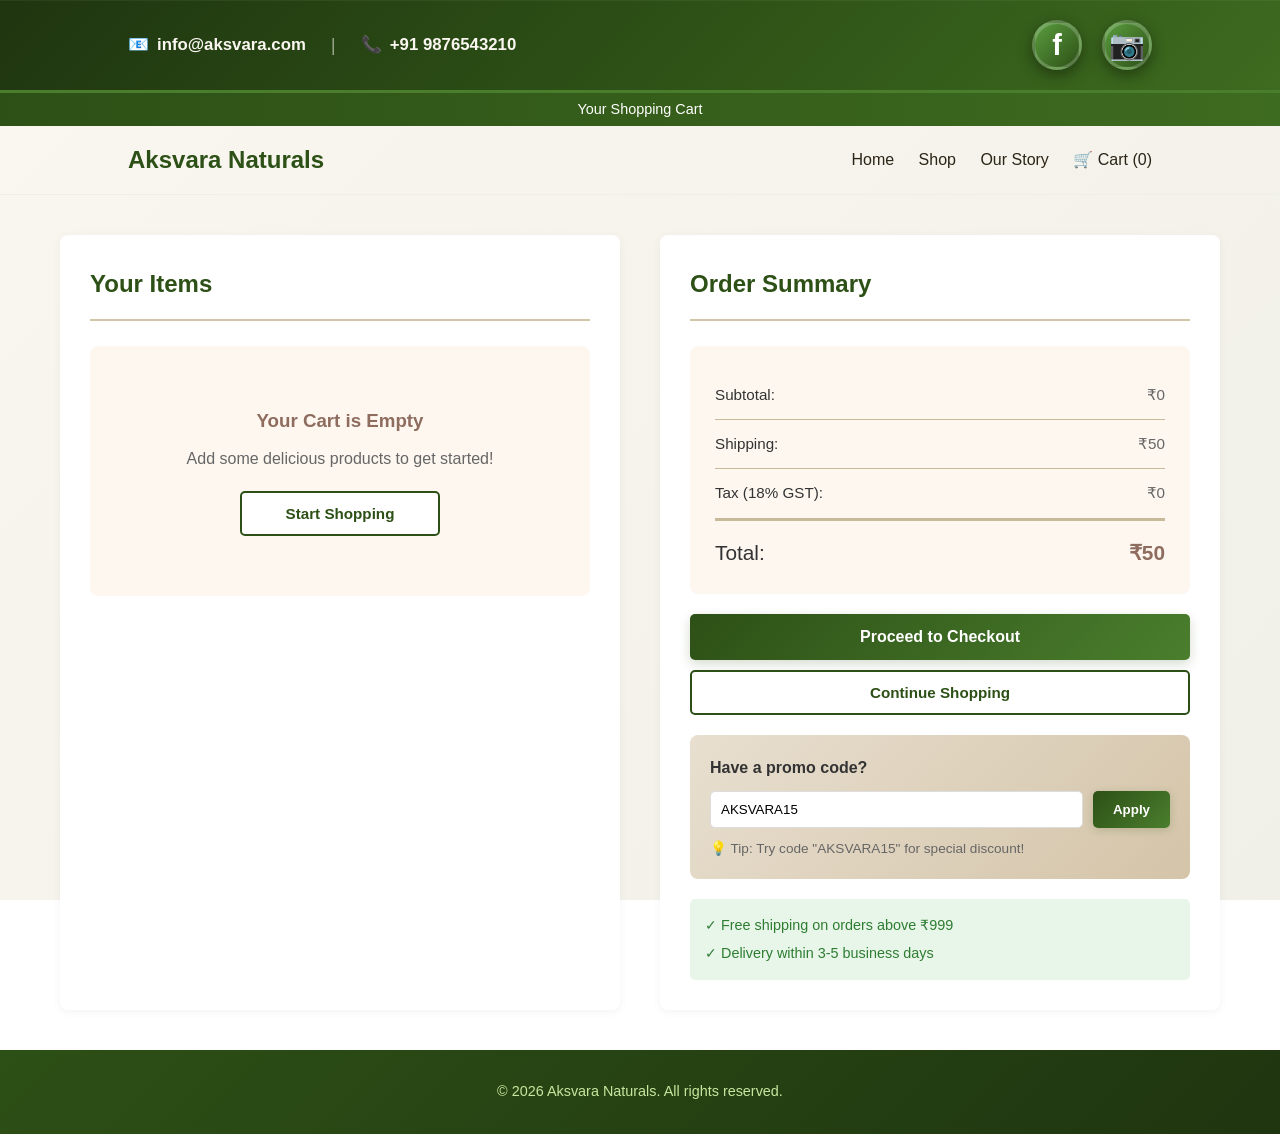
<file: cart.html>
<!DOCTYPE html>
<html lang="en">
<head>
  <meta charset="UTF-8">
  <meta name="viewport" content="width=device-width, initial-scale=1.0">
  <title>Shopping Cart | Aksvara Naturals</title>
  <link rel="stylesheet" href="css/style.css">
  <style>
    .cart-container {
      max-width: 1200px;
      margin: 40px auto;
      padding: 0 20px;
      display: grid;
      grid-template-columns: 1fr 1fr;
      gap: 40px;
    }

    .cart-section {
      background: white;
      padding: 30px;
      border-radius: 8px;
      box-shadow: 0 2px 10px rgba(0,0,0,0.05);
    }

    .section-title {
      font-size: 1.5rem;
      font-weight: bold;
      color: #2D5016;
      margin-bottom: 25px;
      padding-bottom: 15px;
      border-bottom: 2px solid #d4c4a8;
    }

    .cart-items {
      display: flex;
      flex-direction: column;
      gap: 20px;
    }

    .cart-item {
      display: grid;
      grid-template-columns: 100px 1fr auto auto;
      gap: 20px;
      align-items: center;
      padding: 20px;
      background: linear-gradient(135deg, #e8dfd0 0%, #d4c4a8 100%);
      border-radius: 8px;
      border: 1px solid #c9b99b;
    }

    .item-image {
      width: 100px;
      height: 100px;
      background: #f5f5f5;
      border-radius: 5px;
      display: flex;
      align-items: center;
      justify-content: center;
      overflow: hidden;
    }

    .item-image img {
      max-width: 100%;
      max-height: 100%;
      object-fit: cover;
    }

    .item-details h3 {
      margin: 0 0 5px 0;
      color: #333;
      font-size: 1rem;
    }

    .item-details p {
      margin: 0;
      color: #666;
      font-size: 0.9rem;
    }

    .item-price {
      font-size: 1.1rem;
      font-weight: bold;
      color: #2D5016;
      min-width: 80px;
      text-align: right;
    }

    .quantity-control {
      display: flex;
      align-items: center;
      gap: 10px;
    }

    .qty-btn {
      width: 30px;
      height: 30px;
      border: 1px solid #ddd;
      background: white;
      border-radius: 3px;
      cursor: pointer;
      font-weight: bold;
      transition: all 0.2s ease;
    }

    .qty-btn:hover {
      background: #8E6D5F;
      color: white;
      border-color: #8E6D5F;
    }

    .qty-input {
      width: 50px;
      text-align: center;
      padding: 5px;
      border: 1px solid #ddd;
      border-radius: 3px;
    }

    .remove-btn {
      background: #ff6b6b;
      color: white;
      border: none;
      padding: 8px 15px;
      border-radius: 5px;
      cursor: pointer;
      font-size: 0.85rem;
      transition: background 0.3s ease;
    }

    .remove-btn:hover {
      background: #d32f2f;
    }

    /* Summary Section */
    .order-summary {
      background: #fdf7f0;
      padding: 25px;
      border-radius: 8px;
      margin-bottom: 20px;
    }

    .summary-row {
      display: flex;
      justify-content: space-between;
      padding: 12px 0;
      font-size: 0.95rem;
      border-bottom: 1px solid #c9b99b;
    }

    .summary-row:last-child {
      border-bottom: none;
    }

    .summary-row.total {
      border-top: 2px solid #c9b99b;
      padding-top: 15px;
      padding-bottom: 0;
      font-size: 1.3rem;
      font-weight: bold;
      color: #2D5016;
    }

    .summary-label {
      color: #333;
      font-weight: 500;
    }

    .summary-value {
      text-align: right;
      color: #666;
    }

    .summary-row.total .summary-value {
      color: #8E6D5F;
    }

    /* Buttons */
    .btn-checkout {
      width: 100%;
      padding: 14px;
      background: linear-gradient(135deg, #2D5016 0%, #4a7e2d 100%);
      color: white;
      border: none;
      border-radius: 5px;
      font-size: 1rem;
      font-weight: 600;
      cursor: pointer;
      transition: all 0.3s ease;
      margin-bottom: 10px;
      box-shadow: 0 4px 12px rgba(45, 80, 22, 0.2);
    }

    .btn-checkout:hover {
      background: linear-gradient(135deg, #3d6b1f 0%, #5a9d3f 100%);
      transform: translateY(-2px);
      box-shadow: 0 6px 18px rgba(45, 80, 22, 0.3);
    }

    .btn-continue {
      width: 100%;
      padding: 12px;
      background: white;
      color: #2D5016;
      border: 2px solid #2D5016;
      border-radius: 5px;
      font-size: 0.95rem;
      font-weight: 600;
      cursor: pointer;
      transition: all 0.3s ease;
    }

    .btn-continue:hover {
      background: linear-gradient(135deg, #f5f0e8 0%, #e8dfd0 100%);
      box-shadow: 0 4px 12px rgba(45, 80, 22, 0.15);
    }

    /* Empty Cart */
    .empty-cart {
      text-align: center;
      padding: 60px 20px;
      background: #fdf7f0;
      border-radius: 8px;
    }

    .empty-cart h3 {
      color: #8E6D5F;
      margin-bottom: 10px;
    }

    .empty-cart p {
      color: #666;
      margin-bottom: 20px;
    }

    .empty-cart .btn-continue {
      max-width: 200px;
      margin: 0 auto;
    }

    /* Promo Code */
    .promo-section {
      margin-top: 20px;
      padding: 20px;
      background: linear-gradient(135deg, #e8dfd0 0%, #d4c4a8 100%);
      border-radius: 8px;
    }

    .promo-section label {
      display: block;
      margin-bottom: 10px;
      color: #333;
      font-weight: 600;
    }

    .promo-input-group {
      display: flex;
      gap: 10px;
    }

    .promo-input {
      flex: 1;
      padding: 10px;
      border: 1px solid #ddd;
      border-radius: 5px;
    }

    .promo-btn {
      padding: 10px 20px;
      background: linear-gradient(135deg, #2D5016 0%, #4a7e2d 100%);
      color: white;
      border: none;
      border-radius: 5px;
      cursor: pointer;
      font-weight: 600;
      transition: all 0.3s ease;
      box-shadow: 0 2px 8px rgba(45, 80, 22, 0.2);
    }

    .promo-btn:hover {
      background: linear-gradient(135deg, #3d6b1f 0%, #5a9d3f 100%);
      transform: translateY(-2px);
      box-shadow: 0 4px 12px rgba(45, 80, 22, 0.3);
    }

    /* Responsive */
    @media (max-width: 768px) {
      .cart-container {
        grid-template-columns: 1fr;
      }

      .cart-item {
        grid-template-columns: 80px 1fr;
        gap: 15px;
      }

      .item-price,
      .quantity-control {
        grid-column: 1 / -1;
      }
    }
  </style>
</head>
<body>
  <!-- Header / Navigation -->
  <header>
    <!-- Contact Info Bar -->
    <div class="contact-bar">
      <div class="contact-info">
        <span class="contact-item">📧 <a href="mailto:info@aksvara.com">info@aksvara.com</a></span>
        <span class="divider">|</span>
        <span class="contact-item">📞 <a href="tel:+919876543210">+91 9876543210</a></span>
      </div>
      <div class="social-icons">
        <a href="https://facebook.com" target="_blank" title="Facebook" class="social-link">f</a>
        <a href="https://instagram.com" target="_blank" title="Instagram" class="social-link">📷</a>
      </div>
    </div>
    
    <div class="top-bar">
      Your Shopping Cart
    </div>
    <nav>
      <div class="logo">Aksvara Naturals</div>
      <button class="menu-toggle" id="menuToggle" aria-label="Toggle Menu">
        <span></span>
        <span></span>
        <span></span>
      </button>
      <ul class="menu" id="menu">
        <li><a href="index.html">Home</a></li>
        <li><a href="shop.html">Shop</a></li>
        <li><a href="index.html">Our Story</a></li>
        <li><a href="cart.html">🛒 Cart (<span id="cartCount">0</span>)</a></li>
      </ul>
    </nav>
  </header>

  <!-- Cart Container -->
  <div class="cart-container">
    <!-- Left: Cart Items -->
    <div class="cart-section">
      <h2 class="section-title">Your Items</h2>
      <div id="cartContent"></div>
    </div>

    <!-- Right: Summary -->
    <div class="cart-section">
      <h2 class="section-title">Order Summary</h2>
      
      <div class="order-summary">
        <div class="summary-row">
          <span class="summary-label">Subtotal:</span>
          <span class="summary-value" id="subtotal">₹0</span>
        </div>
        <div class="summary-row">
          <span class="summary-label">Shipping:</span>
          <span class="summary-value" id="shipping">Free</span>
        </div>
        <div class="summary-row">
          <span class="summary-label">Tax (18% GST):</span>
          <span class="summary-value" id="tax">₹0</span>
        </div>
        <div class="summary-row total">
          <span class="summary-label">Total:</span>
          <span class="summary-value" id="total">₹0</span>
        </div>
      </div>

      <button class="btn-checkout" onclick="window.location.href='checkout.html'">Proceed to Checkout</button>
      <button class="btn-continue" onclick="window.location.href='shop.html'">Continue Shopping</button>

      <!-- Promo Code -->
      <div class="promo-section">
        <label for="promoCode">Have a promo code?</label>
        <div class="promo-input-group">
          <input type="text" id="promoCode" class="promo-input" placeholder="Enter code" value="AKSVARA15">
          <button class="promo-btn" onclick="applyPromo()">Apply</button>
        </div>
        <p style="margin-top: 10px; color: #666; font-size: 0.85rem;">💡 Tip: Try code "AKSVARA15" for special discount!</p>
      </div>

      <!-- Info -->
      <div style="margin-top: 20px; padding: 15px; background: #e8f5e9; border-radius: 5px;">
        <p style="color: #2e7d32; font-size: 0.9rem; margin: 0;">✓ Free shipping on orders above ₹999</p>
        <p style="color: #2e7d32; font-size: 0.9rem; margin: 5px 0 0 0;">✓ Delivery within 3-5 business days</p>
      </div>
    </div>
  </div>

  <!-- Footer -->
  <footer>
    © 2026 Aksvara Naturals. All rights reserved.
  </footer>

  <script src="js/main.js"></script>
  <script>
    // Product images map
    const productImages = {
      1: 'images/product/california-almonds.png',
      2: 'images/product/kashmiri-walnuts.png',
      3: 'images/product/date.png',
      4: 'images/product/iranian.png',
      5: 'images/product/afgani-figs.png',
      6: 'images/product/mixed-seeds.jpg',
      7: 'images/product/jumbo-cashews.jpg',
      8: 'images/product/natural-honey.jpg',
      9: 'images/product/mixed-fruits.jpg'
    };

    function loadCart() {
      const cart = JSON.parse(localStorage.getItem('cart')) || [];
      const cartContent = document.getElementById('cartContent');

      if (cart.length === 0) {
        cartContent.innerHTML = `
          <div class="empty-cart">
            <h3>Your Cart is Empty</h3>
            <p>Add some delicious products to get started!</p>
            <button class="btn-continue" onclick="window.location.href='shop.html'">Start Shopping</button>
          </div>
        `;
        updateTotals(0);
        return;
      }

      let html = '<div class="cart-items">';
      let subtotal = 0;

      cart.forEach(item => {
        const itemTotal = item.price * item.quantity;
        subtotal += itemTotal;
        const image = productImages[item.id] || 'images/product/default.png';

        html += `
          <div class="cart-item">
            <div class="item-image">
              <img src="${image}" alt="${item.name}">
            </div>
            <div class="item-details">
              <h3>${item.name}</h3>
              <p>Price: ₹${item.price}</p>
            </div>
            <div class="quantity-control">
              <button class="qty-btn" onclick="updateQuantity(${item.id}, ${item.quantity} - 1)">−</button>
              <input type="number" min="1" value="${item.quantity}" class="qty-input" onchange="updateQuantity(${item.id}, this.value)">
              <button class="qty-btn" onclick="updateQuantity(${item.id}, ${item.quantity} + 1)">+</button>
            </div>
            <div class="item-price">₹${itemTotal}</div>
            <button class="remove-btn" onclick="removeFromCart(${item.id})">Remove</button>
          </div>
        `;
      });

      html += '</div>';
      cartContent.innerHTML = html;
      updateTotals(subtotal);
    }

    function updateTotals(subtotal) {
      const tax = Math.round(subtotal * 0.18);
      const shipping = subtotal >= 999 ? 0 : 50;
      const total = subtotal + tax + shipping;

      document.getElementById('subtotal').textContent = '₹' + subtotal;
      document.getElementById('tax').textContent = '₹' + tax;
      document.getElementById('shipping').textContent = shipping === 0 ? 'Free' : '₹' + shipping;
      document.getElementById('total').textContent = '₹' + total;
    }

    function applyPromo() {
      const code = document.getElementById('promoCode').value.toUpperCase();
      if (code === 'AKSVARA15') {
        showNotification('✓ Discount code applied! 15% off on your order');
      } else if (code === '') {
        showNotification('Please enter a discount code');
      } else {
        showNotification('Invalid discount code');
      }
    }

    // Load cart on page load
    window.addEventListener('DOMContentLoaded', function() {
      loadCart();
      updateCartCount();
    });
  </script>
</body>
</html>
</file>
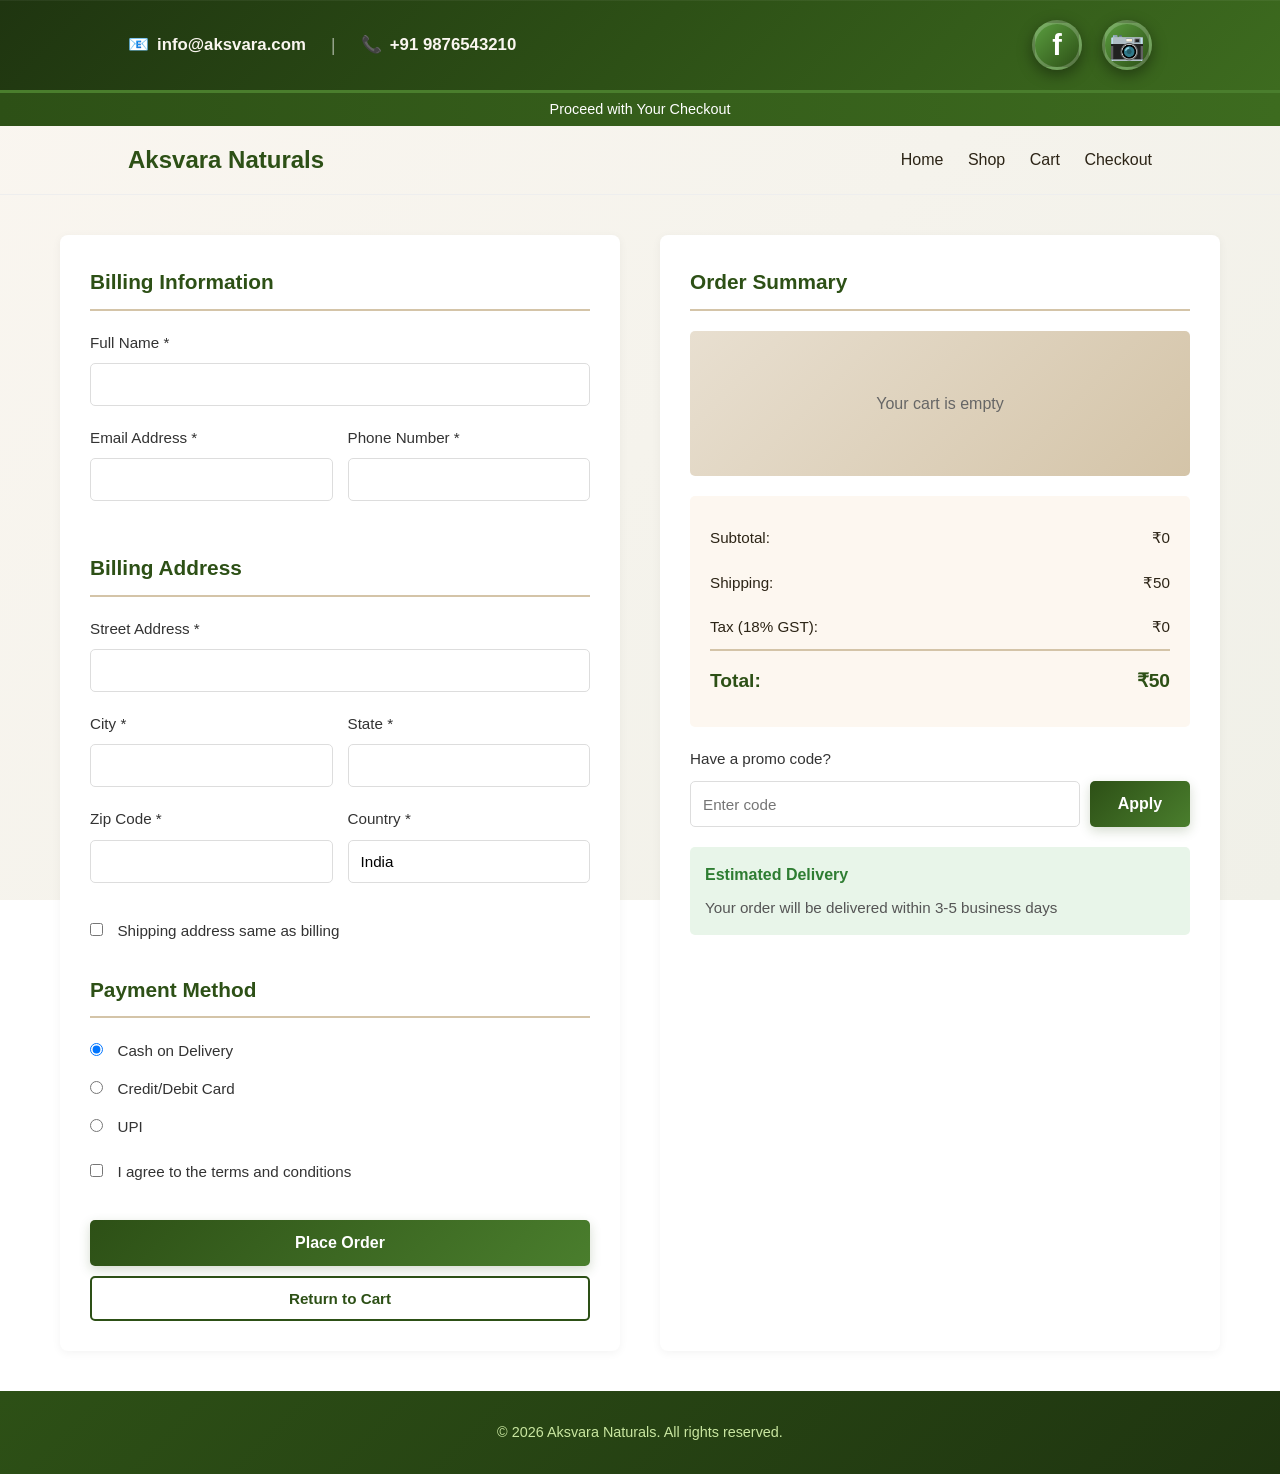
<file: checkout.html>
<!DOCTYPE html>
<html lang="en">
<head>
  <meta charset="UTF-8">
  <meta name="viewport" content="width=device-width, initial-scale=1.0">
  <title>Checkout | Aksvara Naturals</title>
  <link rel="stylesheet" href="css/style.css">
  <style>
    /* Checkout Specific Styles */
    .checkout-container {
      max-width: 1200px;
      margin: 40px auto;
      padding: 0 20px;
      display: grid;
      grid-template-columns: 1fr 1fr;
      gap: 40px;
    }

    .checkout-section {
      background: white;
      padding: 30px;
      border-radius: 8px;
      box-shadow: 0 2px 10px rgba(0,0,0,0.05);
    }

    .section-title {
      font-size: 1.3rem;
      font-weight: bold;
      color: #2D5016;
      margin-bottom: 20px;
      padding-bottom: 10px;
      border-bottom: 2px solid #d4c4a8;
    }

    .form-group {
      margin-bottom: 20px;
    }

    .form-row {
      display: grid;
      grid-template-columns: 1fr 1fr;
      gap: 15px;
    }

    label {
      display: block;
      margin-bottom: 8px;
      color: #333;
      font-weight: 500;
      font-size: 0.95rem;
    }

    input[type="text"],
    input[type="email"],
    input[type="tel"],
    input[type="number"],
    select,
    textarea {
      width: 100%;
      padding: 12px;
      border: 1px solid #ddd;
      border-radius: 5px;
      font-size: 0.95rem;
      font-family: inherit;
      transition: border-color 0.3s ease;
    }

    input:focus,
    select:focus,
    textarea:focus {
      outline: none;
      border-color: #8E6D5F;
      box-shadow: 0 0 5px rgba(142, 109, 95, 0.2);
    }

    textarea {
      resize: vertical;
      min-height: 80px;
    }

    /* Order Summary Styles */
    .order-summary {
      background: linear-gradient(135deg, #e8dfd0 0%, #d4c4a8 100%);
      padding: 20px;
      border-radius: 5px;
      margin-bottom: 20px;
    }

    .cart-item {
      display: flex;
      justify-content: space-between;
      padding: 12px 0;
      border-bottom: 1px solid #e8dfd0;
    }

    .cart-item:last-child {
      border-bottom: none;
    }

    .item-details {
      flex: 1;
    }

    .item-name {
      font-weight: 500;
      color: #333;
      margin-bottom: 5px;
    }

    .item-qty {
      font-size: 0.9rem;
      color: #666;
    }

    .item-price {
      font-weight: 600;
      color: #2D5016;
      min-width: 80px;
      text-align: right;
    }

    .summary-row {
      display: flex;
      justify-content: space-between;
      padding: 10px 0;
      font-size: 0.95rem;
    }

    .summary-row.total {
      border-top: 2px solid #d4c4a8;
      padding-top: 15px;
      font-size: 1.2rem;
      font-weight: bold;
      color: #2D5016;
    }

    /* Payment Radio Buttons */
    .payment-options {
      margin-bottom: 15px;
    }

    .radio-group {
      margin-bottom: 12px;
    }

    .radio-group input[type="radio"] {
      margin-right: 10px;
      cursor: pointer;
    }

    .radio-group label {
      display: inline;
      margin: 0;
      cursor: pointer;
      font-weight: normal;
    }

    /* Button Styles */
    .btn-primary {
      width: 100%;
      padding: 14px;
      background: linear-gradient(135deg, #2D5016 0%, #4a7e2d 100%);
      color: white;
      border: none;
      border-radius: 5px;
      font-size: 1rem;
      font-weight: 600;
      cursor: pointer;
      transition: all 0.3s ease;
      box-shadow: 0 4px 12px rgba(45, 80, 22, 0.2);
    }

    .btn-primary:hover {
      background: linear-gradient(135deg, #3d6b1f 0%, #5a9d3f 100%);
      transform: translateY(-2px);
      box-shadow: 0 6px 18px rgba(45, 80, 22, 0.3);
    }

    .btn-primary:active {
      transform: translateY(0);
    }

    .btn-secondary {
      width: 100%;
      padding: 12px;
      background: white;
      color: #2D5016;
      border: 2px solid #2D5016;
      border-radius: 5px;
      font-size: 0.95rem;
      font-weight: 600;
      cursor: pointer;
      margin-top: 10px;
      transition: all 0.3s ease;
    }

    .btn-secondary:hover {
      background: linear-gradient(135deg, #f5f0e8 0%, #e8dfd0 100%);
      box-shadow: 0 4px 12px rgba(45, 80, 22, 0.15);
    }

    /* Checkbox Styles */
    .checkbox-group {
      margin: 15px 0;
    }

    .checkbox-group input[type="checkbox"] {
      margin-right: 10px;
      cursor: pointer;
    }

    .checkbox-group label {
      display: inline;
      margin: 0;
      cursor: pointer;
      font-weight: normal;
    }

    /* Empty Cart Message */
    .empty-state {
      text-align: center;
      padding: 40px 20px;
      color: #666;
    }

    /* Success Message */
    .success-message {
      background: #d4edda;
      color: #155724;
      padding: 12px;
      border-radius: 5px;
      margin-bottom: 20px;
      display: none;
      border-left: 4px solid #28a745;
    }

    /* Error Message */
    .error-message {
      background: #f8d7da;
      color: #721c24;
      padding: 12px;
      border-radius: 5px;
      margin-bottom: 20px;
      display: none;
      border-left: 4px solid #dc3545;
    }

    /* Responsive Design */
    @media (max-width: 768px) {
      .checkout-container {
        grid-template-columns: 1fr;
        gap: 20px;
      }

      .form-row {
        grid-template-columns: 1fr;
      }
    }
  </style>
</head>
<body>
  <!-- Header / Navigation -->
  <header>
    <!-- Contact Info Bar -->
    <div class="contact-bar">
      <div class="contact-info">
        <span class="contact-item">📧 <a href="mailto:info@aksvara.com">info@aksvara.com</a></span>
        <span class="divider">|</span>
        <span class="contact-item">📞 <a href="tel:+919876543210">+91 9876543210</a></span>
      </div>
      <div class="social-icons">
        <a href="https://facebook.com" target="_blank" title="Facebook" class="social-link">f</a>
        <a href="https://instagram.com" target="_blank" title="Instagram" class="social-link">📷</a>
      </div>
    </div>
    
    <div class="top-bar">
      Proceed with Your Checkout
    </div>
    <nav>
      <div class="logo">Aksvara Naturals</div>
      <button class="menu-toggle" id="menuToggle" aria-label="Toggle Menu">
        <span></span>
        <span></span>
        <span></span>
      </button>
      <ul class="menu" id="menu">
        <li><a href="index.html">Home</a></li>
        <li><a href="shop.html">Shop</a></li>
        <li><a href="cart.html">Cart</a></li>
        <li><a href="checkout.html">Checkout</a></li>
      </ul>
    </nav>
  </header>

  <!-- Checkout Section -->
  <div class="checkout-container">
    <!-- Left Column: Checkout Form -->
    <div class="checkout-section">
      <h2 class="section-title">Billing Information</h2>
      
      <form id="checkoutForm" onsubmit="handleCheckout(event)">
        <!-- Success/Error Messages -->
        <div class="success-message" id="successMsg">Order placed successfully!</div>
        <div class="error-message" id="errorMsg"></div>

        <!-- Personal Information -->
        <div class="form-group">
          <label for="fullName">Full Name *</label>
          <input type="text" id="fullName" name="fullName" required>
        </div>

        <div class="form-row">
          <div class="form-group">
            <label for="email">Email Address *</label>
            <input type="email" id="email" name="email" required>
          </div>
          <div class="form-group">
            <label for="phone">Phone Number *</label>
            <input type="tel" id="phone" name="phone" required>
          </div>
        </div>

        <!-- Billing Address -->
        <h3 class="section-title" style="margin-top: 30px;">Billing Address</h3>

        <div class="form-group">
          <label for="address">Street Address *</label>
          <input type="text" id="address" name="address" required>
        </div>

        <div class="form-row">
          <div class="form-group">
            <label for="city">City *</label>
            <input type="text" id="city" name="city" required>
          </div>
          <div class="form-group">
            <label for="state">State *</label>
            <input type="text" id="state" name="state" required>
          </div>
        </div>

        <div class="form-row">
          <div class="form-group">
            <label for="zipcode">Zip Code *</label>
            <input type="text" id="zipcode" name="zipcode" required>
          </div>
          <div class="form-group">
            <label for="country">Country *</label>
            <input type="text" id="country" name="country" value="India" required>
          </div>
        </div>

        <!-- Shipping Address -->
        <div class="checkbox-group">
          <input type="checkbox" id="sameAddress" name="sameAddress">
          <label for="sameAddress">Shipping address same as billing</label>
        </div>

        <div id="shippingSection" style="display: none;">
          <h3 class="section-title" style="margin-top: 30px;">Shipping Address</h3>
          
          <div class="form-group">
            <label for="shipAddress">Street Address</label>
            <input type="text" id="shipAddress" name="shipAddress">
          </div>

          <div class="form-row">
            <div class="form-group">
              <label for="shipCity">City</label>
              <input type="text" id="shipCity" name="shipCity">
            </div>
            <div class="form-group">
              <label for="shipState">State</label>
              <input type="text" id="shipState" name="shipState">
            </div>
          </div>

          <div class="form-row">
            <div class="form-group">
              <label for="shipZipcode">Zip Code</label>
              <input type="text" id="shipZipcode" name="shipZipcode">
            </div>
            <div class="form-group">
              <label for="shipCountry">Country</label>
              <input type="text" id="shipCountry" name="shipCountry">
            </div>
          </div>
        </div>

        <!-- Payment Method -->
        <h3 class="section-title" style="margin-top: 30px;">Payment Method</h3>

        <div class="payment-options">
          <div class="radio-group">
            <input type="radio" id="cod" name="paymentMethod" value="cod" checked>
            <label for="cod">Cash on Delivery</label>
          </div>
          <div class="radio-group">
            <input type="radio" id="creditCard" name="paymentMethod" value="creditCard">
            <label for="creditCard">Credit/Debit Card</label>
          </div>
          <div class="radio-group">
            <input type="radio" id="upi" name="paymentMethod" value="upi">
            <label for="upi">UPI</label>
          </div>
        </div>

        <!-- Card Details (Initially Hidden) -->
        <div id="cardSection" style="display: none;">
          <div class="form-group">
            <label for="cardNumber">Card Number</label>
            <input type="text" id="cardNumber" name="cardNumber" placeholder="1234 5678 9012 3456">
          </div>

          <div class="form-row">
            <div class="form-group">
              <label for="expiry">Expiry Date</label>
              <input type="text" id="expiry" name="expiry" placeholder="MM/YY">
            </div>
            <div class="form-group">
              <label for="cvv">CVV</label>
              <input type="text" id="cvv" name="cvv" placeholder="123">
            </div>
          </div>
        </div>

        <!-- Terms & Conditions -->
        <div class="checkbox-group" style="margin-top: 20px;">
          <input type="checkbox" id="terms" name="terms" required>
          <label for="terms">I agree to the terms and conditions</label>
        </div>

        <!-- Place Order Button -->
        <button type="submit" class="btn-primary" style="margin-top: 20px;">Place Order</button>
        <button type="button" class="btn-secondary" onclick="window.location.href='cart.html'">Return to Cart</button>
      </form>
    </div>

    <!-- Right Column: Order Summary -->
    <div class="checkout-section">
      <h2 class="section-title">Order Summary</h2>

      <div class="order-summary" id="orderSummary">
        <div id="cartItems"></div>
      </div>

      <!-- Price Breakdown -->
      <div style="background: #fdf7f0; padding: 20px; border-radius: 5px;">
        <div class="summary-row">
          <span>Subtotal:</span>
          <span id="subtotal">₹0</span>
        </div>
        <div class="summary-row">
          <span>Shipping:</span>
          <span id="shipping">Free</span>
        </div>
        <div class="summary-row">
          <span>Tax (18% GST):</span>
          <span id="tax">₹0</span>
        </div>
        <div class="summary-row total">
          <span>Total:</span>
          <span id="total">₹0</span>
        </div>
      </div>

      <!-- Discount Code -->
      <div style="margin-top: 20px;">
        <label for="discountCode">Have a promo code?</label>
        <div style="display: flex; gap: 10px; margin-top: 10px;">
          <input type="text" id="discountCode" placeholder="Enter code" style="flex: 1;">
          <button type="button" class="btn-primary" onclick="applyDiscount()" style="width: 100px;">Apply</button>
        </div>
      </div>

      <!-- Estimated Delivery -->
      <div style="margin-top: 20px; padding: 15px; background: #e8f5e9; border-radius: 5px;">
        <h4 style="color: #2e7d32; margin-bottom: 8px;">Estimated Delivery</h4>
        <p style="color: #555; font-size: 0.95rem;">Your order will be delivered within 3-5 business days</p>
      </div>
    </div>
  </div>

  <!-- Footer -->
  <footer>
    © 2026 Aksvara Naturals. All rights reserved.
  </footer>

  <script>
    // Toggle shipping address section
    document.getElementById('sameAddress').addEventListener('change', function() {
      document.getElementById('shippingSection').style.display = this.checked ? 'none' : 'block';
    });

    // Toggle card details based on payment method
    document.querySelectorAll('input[name="paymentMethod"]').forEach(radio => {
      radio.addEventListener('change', function() {
        document.getElementById('cardSection').style.display = 
          this.value === 'creditCard' ? 'block' : 'none';
      });
    });

    // Load cart from localStorage and display
    function loadCartAndCalculate() {
      const cart = JSON.parse(localStorage.getItem('cart')) || [];
      const cartItemsDiv = document.getElementById('cartItems');

      if (cart.length === 0) {
        cartItemsDiv.innerHTML = '<div class="empty-state">Your cart is empty</div>';
        updateTotals(0);
        return;
      }

      let html = '';
      let subtotal = 0;

      cart.forEach(item => {
        const itemTotal = item.price * item.quantity;
        subtotal += itemTotal;
        html += `
          <div class="cart-item">
            <div class="item-details">
              <div class="item-name">${item.name}</div>
              <div class="item-qty">Qty: ${item.quantity}</div>
            </div>
            <div class="item-price">₹${itemTotal}</div>
          </div>
        `;
      });

      cartItemsDiv.innerHTML = html;
      updateTotals(subtotal);
    }

    // Calculate and display totals
    function updateTotals(subtotal) {
      const tax = Math.round(subtotal * 0.18);
      const shipping = subtotal > 999 ? 0 : 50;
      const total = subtotal + tax + shipping;

      document.getElementById('subtotal').textContent = '₹' + subtotal;
      document.getElementById('tax').textContent = '₹' + tax;
      document.getElementById('shipping').textContent = shipping === 0 ? 'Free' : '₹' + shipping;
      document.getElementById('total').textContent = '₹' + total;
    }

    // Apply discount code
    function applyDiscount() {
      const code = document.getElementById('discountCode').value.toUpperCase();
      if (code === 'AKSVARA15') {
        alert('15% discount applied!');
        // Implement discount logic here
      } else if (code === '') {
        alert('Please enter a discount code');
      } else {
        alert('Invalid discount code');
      }
    }

    // Handle checkout form submission
    function handleCheckout(event) {
      event.preventDefault();

      const formData = {
        fullName: document.getElementById('fullName').value,
        email: document.getElementById('email').value,
        phone: document.getElementById('phone').value,
        address: document.getElementById('address').value,
        city: document.getElementById('city').value,
        state: document.getElementById('state').value,
        zipcode: document.getElementById('zipcode').value,
        country: document.getElementById('country').value,
        paymentMethod: document.querySelector('input[name="paymentMethod"]:checked').value,
        timestamp: new Date().toISOString()
      };

      // Save order to localStorage
      localStorage.setItem('lastOrder', JSON.stringify(formData));

      // Show success message
      document.getElementById('successMsg').style.display = 'block';
      document.getElementById('checkoutForm').style.display = 'none';

      // Clear cart
      localStorage.removeItem('cart');

      // Redirect after 2 seconds
      setTimeout(() => {
        window.location.href = 'index.html';
      }, 2000);
    }

    // Initialize on page load
    window.addEventListener('DOMContentLoaded', function() {
      loadCartAndCalculate();
    });
  </script>
</body>
</html>
</file>
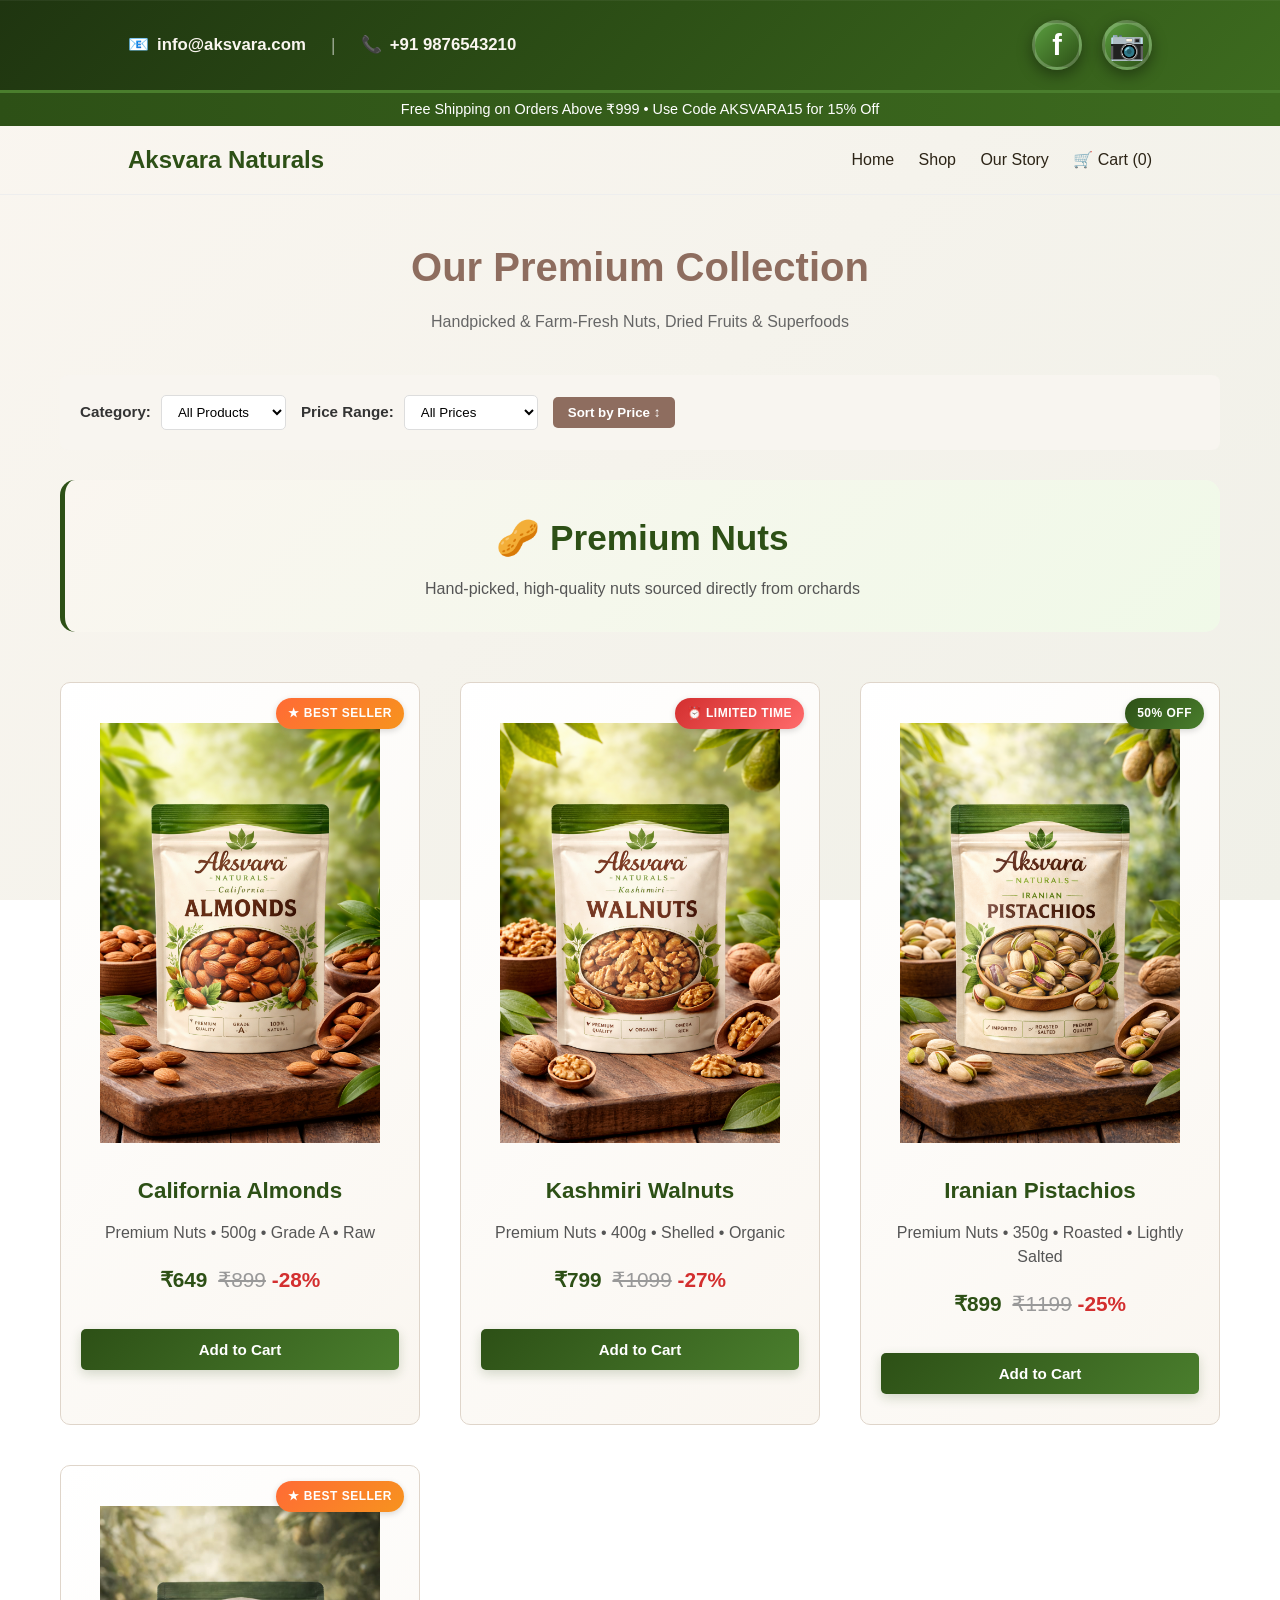
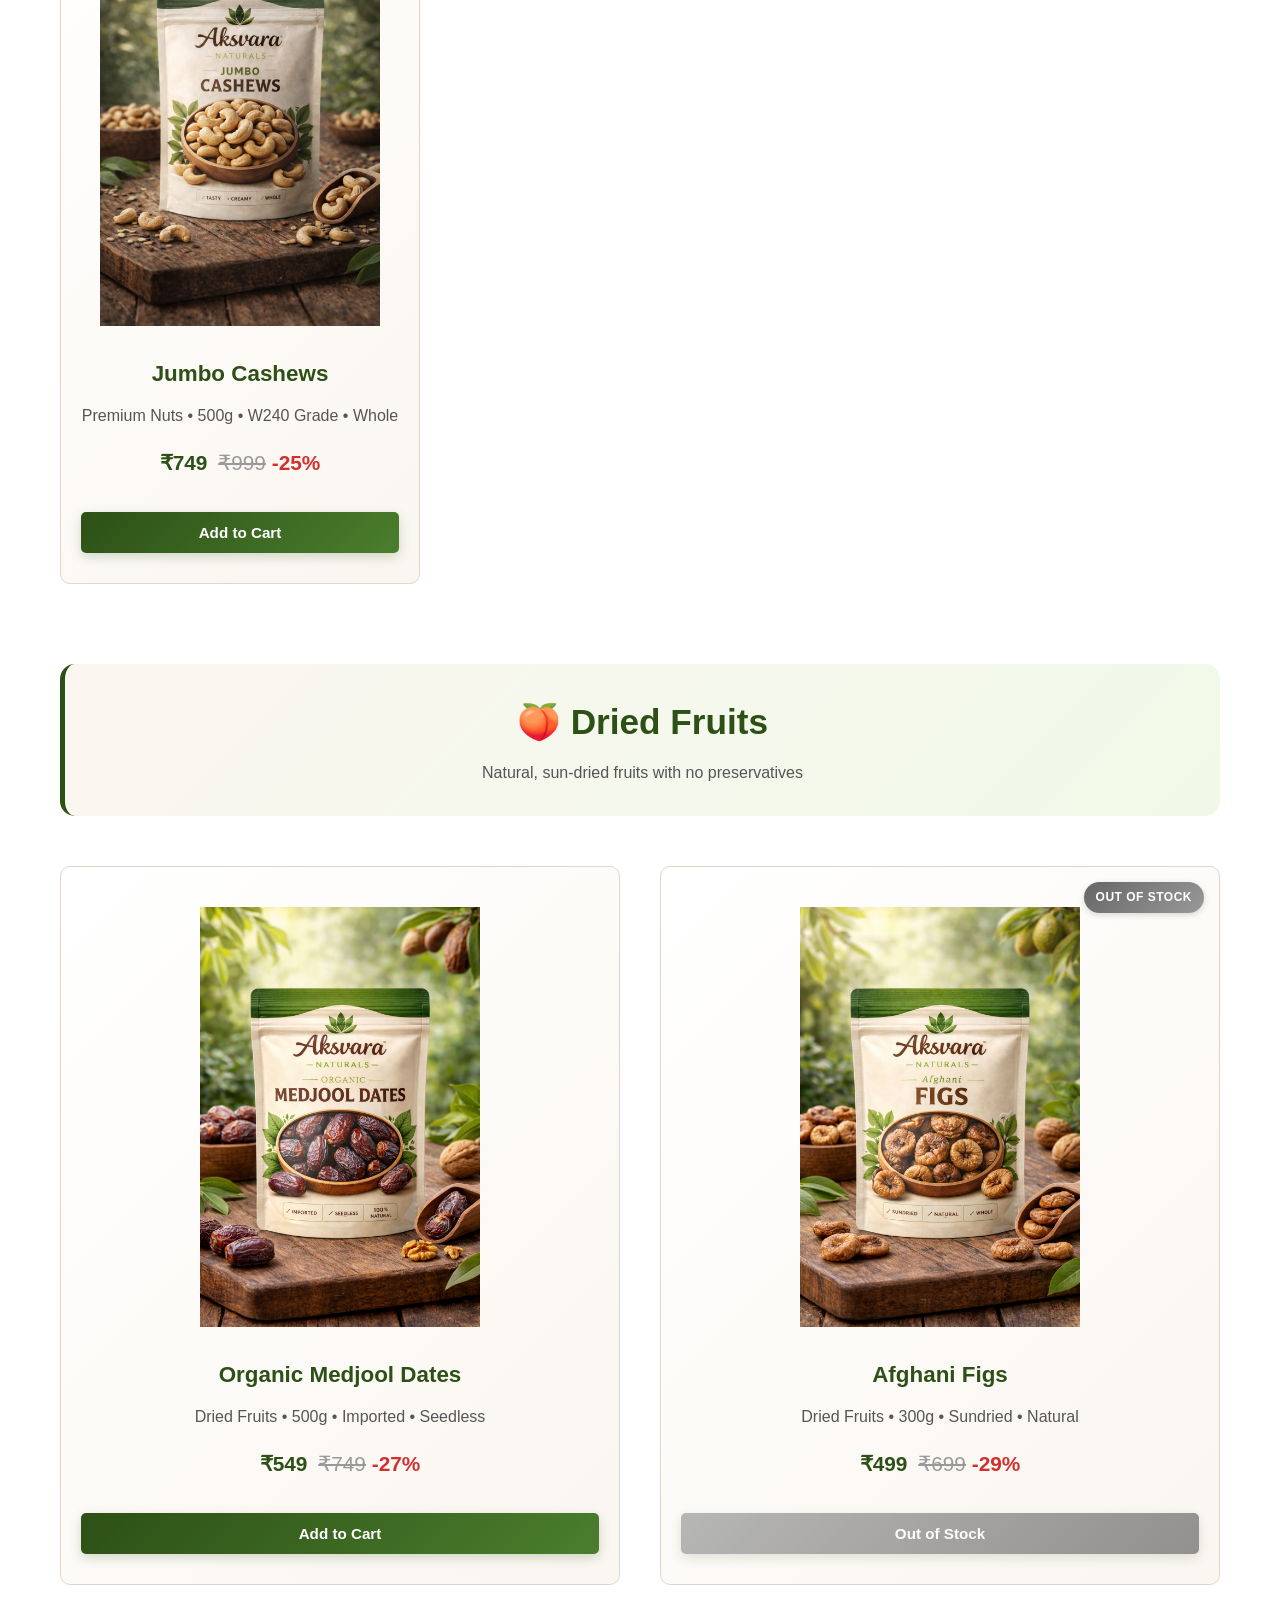
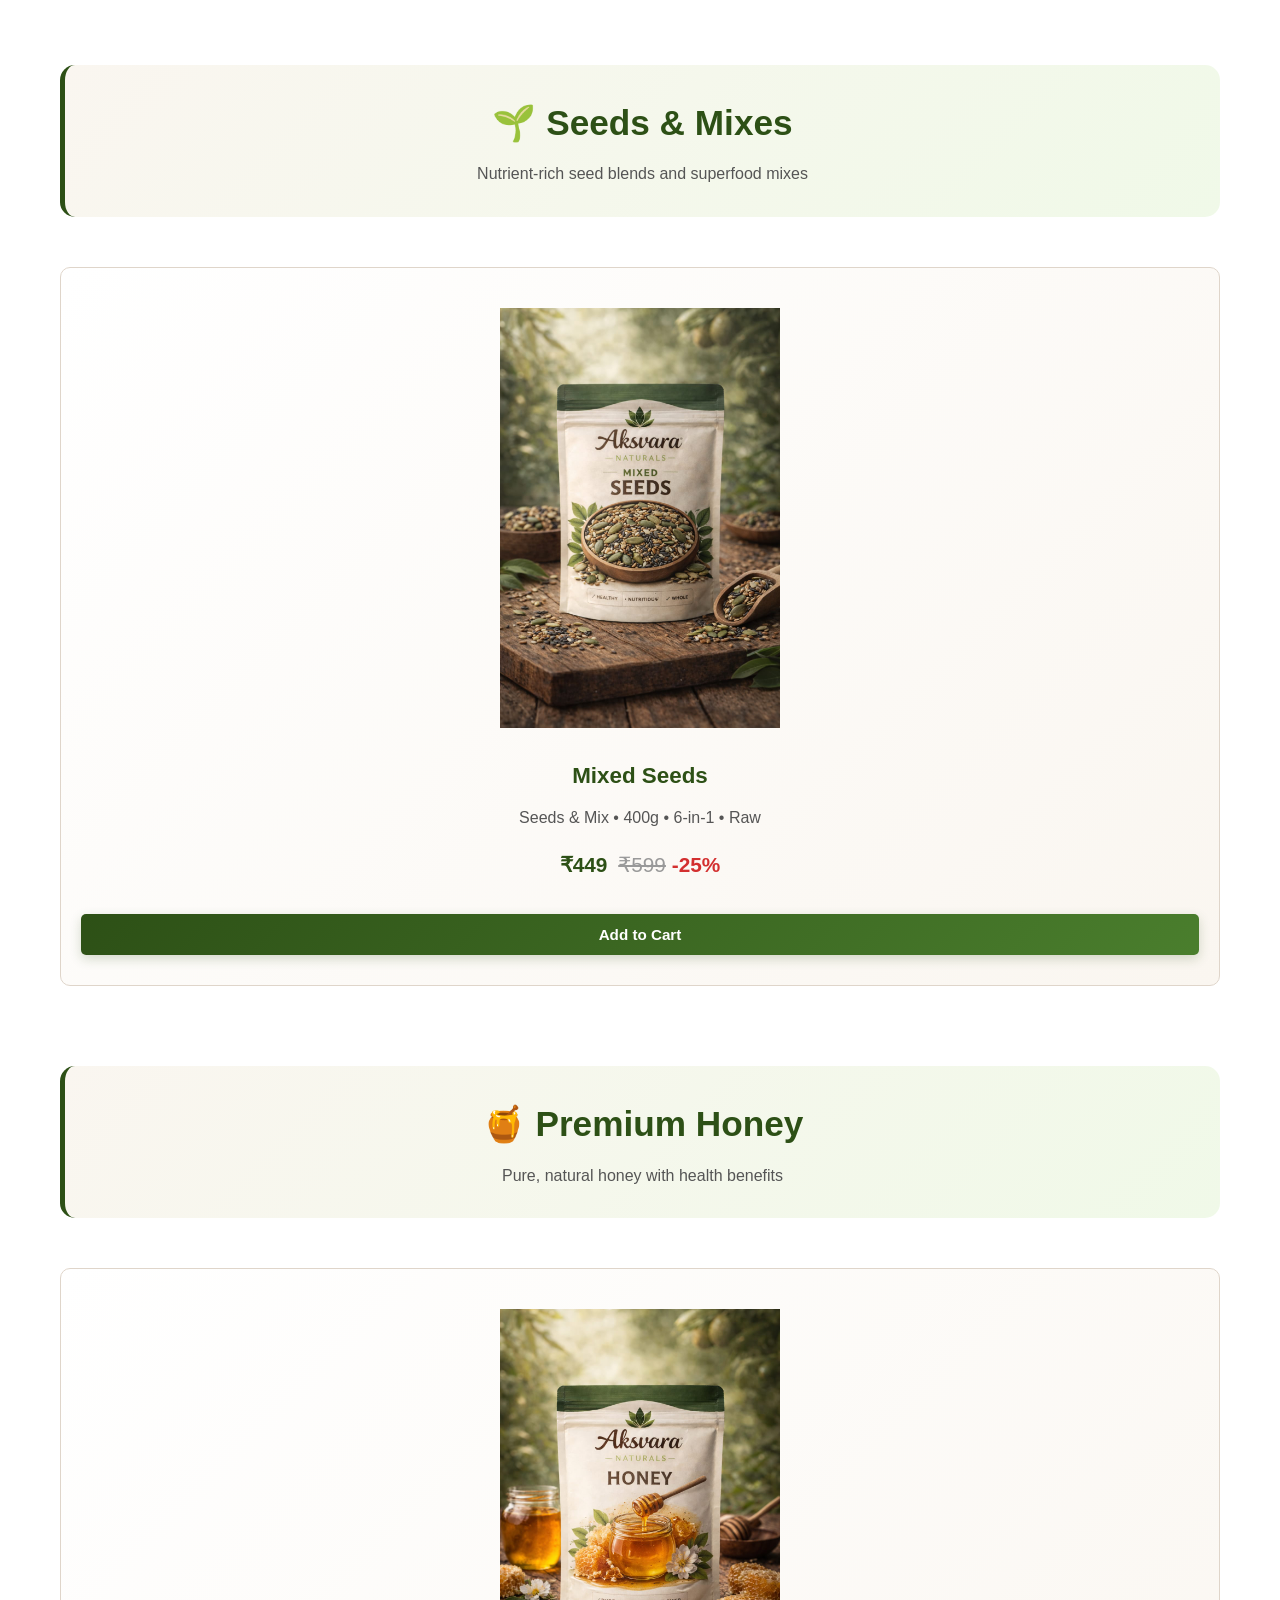
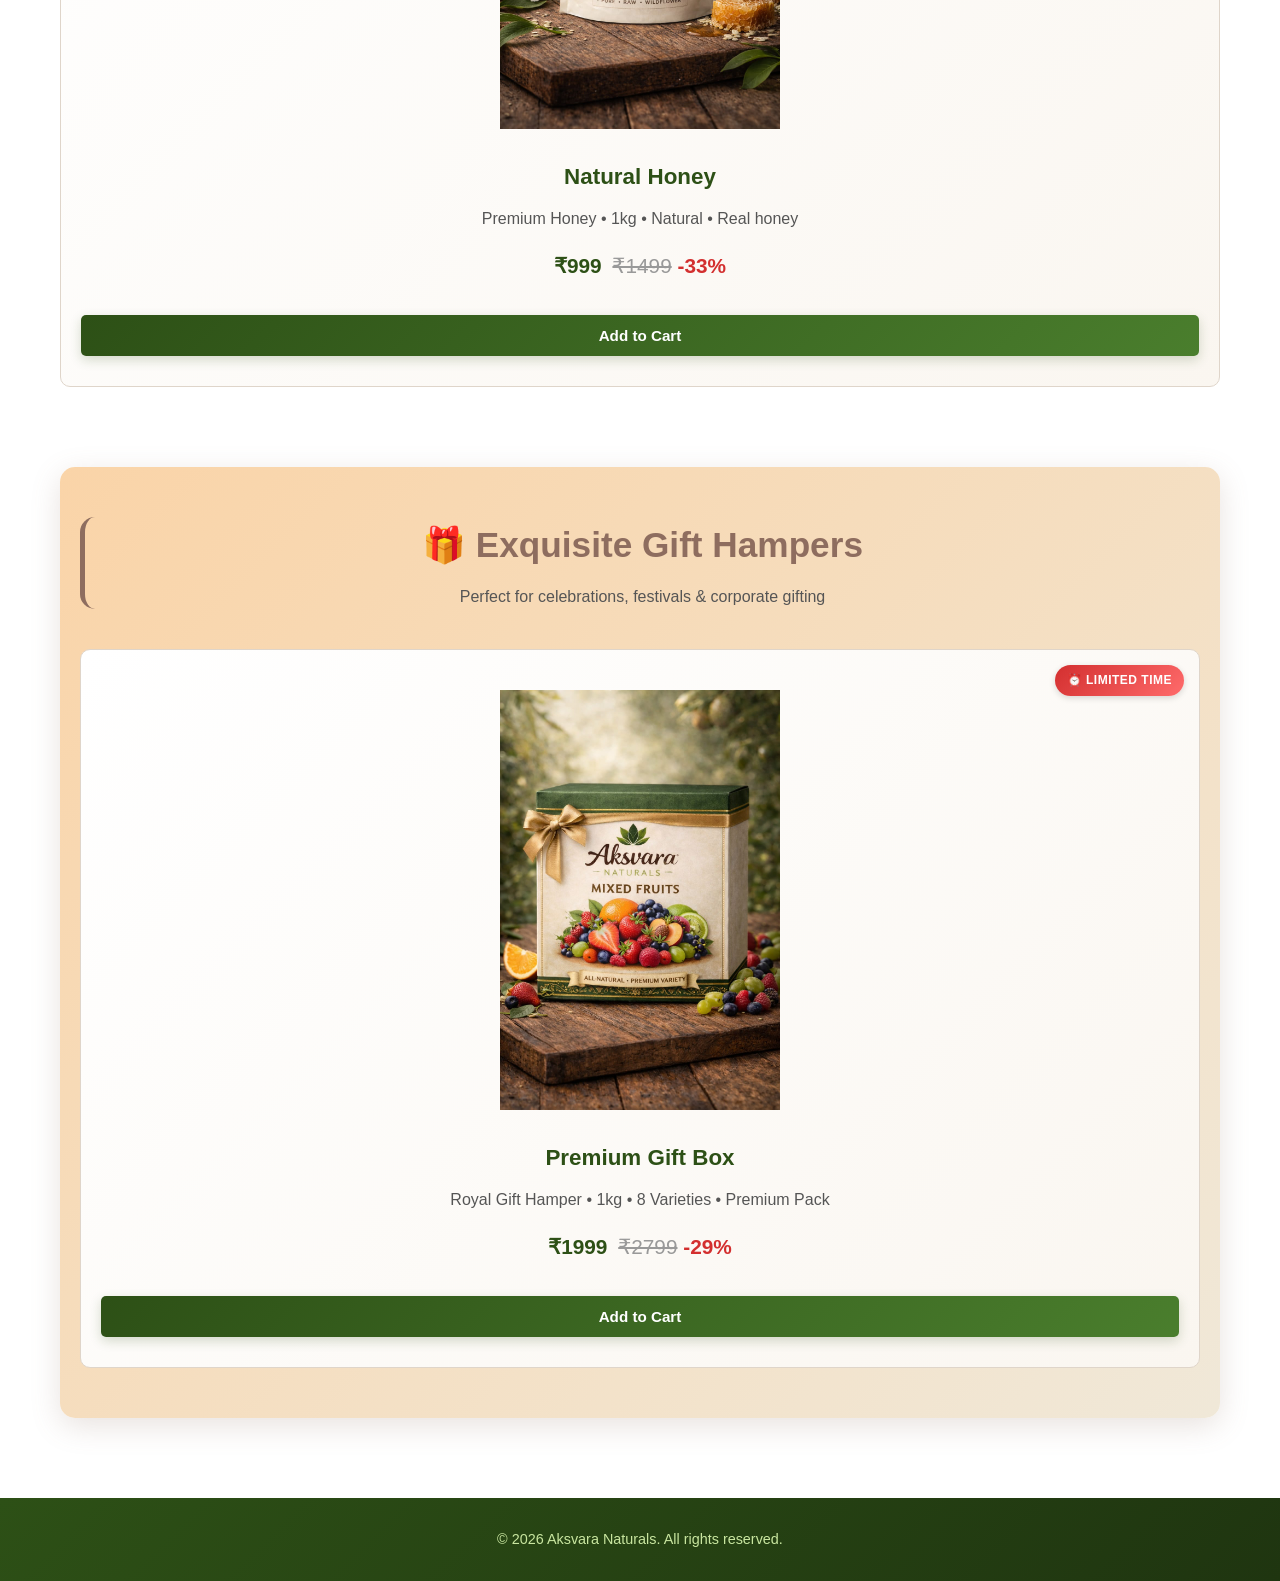
<file: shop.html>
<!DOCTYPE html>
<html lang="en">
<head>
  <meta charset="UTF-8">
  <meta name="viewport" content="width=device-width, initial-scale=1.0">
  <title>Shop | Aksvara Naturals | Premium Dry Fruits & Nuts</title>
  <link rel="stylesheet" href="css/style.css">
  <style>
    .shop-container {
      max-width: 1200px;
      margin: 40px auto;
      padding: 0 20px;
    }

    .shop-header {
      text-align: center;
      margin-bottom: 40px;
    }

    .shop-header h1 {
      font-size: 2.5rem;
      color: #8E6D5F;
      margin-bottom: 10px;
    }

    .shop-header p {
      font-size: 1rem;
      color: #666;
    }

    .filters {
      margin-bottom: 30px;
      padding: 20px;
      background: #f8f5f0;
      border-radius: 8px;
      display: flex;
      gap: 15px;
      flex-wrap: wrap;
      align-items: center;
    }

    .filter-group {
      display: flex;
      align-items: center;
      gap: 10px;
    }

    .filter-group label {
      font-weight: 600;
      color: #333;
      font-size: 0.95rem;
    }

    .filter-group select {
      padding: 8px 12px;
      border: 1px solid #ddd;
      border-radius: 5px;
      background: white;
      cursor: pointer;
    }

    .sort-btn {
      padding: 8px 15px;
      background: #8E6D5F;
      color: white;
      border: none;
      border-radius: 5px;
      cursor: pointer;
      font-weight: 600;
      transition: background 0.3s ease;
    }

    .sort-btn:hover {
      background: #6d5348;
    }
  </style>
</head>
<body>
  <!-- Header / Navigation -->
  <header>
    <!-- Contact Info Bar -->
    <div class="contact-bar">
      <div class="contact-info">
        <span class="contact-item">📧 <a href="mailto:info@aksvara.com">info@aksvara.com</a></span>
        <span class="divider">|</span>
        <span class="contact-item">📞 <a href="tel:+919876543210">+91 9876543210</a></span>
      </div>
      <div class="social-icons">
        <a href="https://facebook.com" target="_blank" title="Facebook" class="social-link">f</a>
        <a href="https://instagram.com" target="_blank" title="Instagram" class="social-link">📷</a>
      </div>
    </div>
    
    <div class="top-bar">
      Free Shipping on Orders Above ₹999 • Use Code AKSVARA15 for 15% Off
    </div>
    <nav>
      <div class="logo">Aksvara Naturals</div>
      <button class="menu-toggle" id="menuToggle" aria-label="Toggle Menu">
        <span></span>
        <span></span>
        <span></span>
      </button>
      <ul class="menu" id="menu">
        <li><a href="index.html">Home</a></li>
        <li><a href="shop.html">Shop</a></li>
        <li><a href="index.html">Our Story</a></li>
        <li><a href="cart.html">🛒 Cart (<span id="cartCount">0</span>)</a></li>
      </ul>
    </nav>
  </header>

  <!-- Shop Section -->
  <div class="shop-container">
    <div class="shop-header">
      <h1>Our Premium Collection</h1>
      <p>Handpicked & Farm-Fresh Nuts, Dried Fruits & Superfoods</p>
    </div>

    <div class="filters">
      <div class="filter-group">
        <label for="categoryFilter">Category:</label>
        <select id="categoryFilter" onchange="filterProducts()">
          <option value="">All Products</option>
          <option value="nuts">Nuts</option>
          <option value="dried-fruits">Dried Fruits</option>
          <option value="seeds">Seeds & Mix</option>
          <option value="honey">Honey</option>
          <option value="gifts">Gift Hampers</option>
        </select>
      </div>
      <div class="filter-group">
        <label for="priceFilter">Price Range:</label>
        <select id="priceFilter" onchange="filterProducts()">
          <option value="">All Prices</option>
          <option value="0-500">Up to ₹500</option>
          <option value="500-1000">₹500 - ₹1000</option>
          <option value="1000-2000">₹1000 - ₹2000</option>
          <option value="2000">Above ₹2000</option>
        </select>
      </div>
      <button class="sort-btn" onclick="sortByPrice()">Sort by Price ↕</button>
    </div>

    <!-- Category Sections View -->
    <div id="categorySections">
      <!-- Nuts Section -->
      <section class="category-section" id="nutsSection">
        <div class="category-header">
          <h2>🥜 Premium Nuts</h2>
          <p>Hand-picked, high-quality nuts sourced directly from orchards</p>
        </div>
        <div class="category-grid" id="nutsGrid"></div>
      </section>

      <!-- Dried Fruits Section -->
      <section class="category-section" id="driedFruitsSection">
        <div class="category-header">
          <h2>🍑 Dried Fruits</h2>
          <p>Natural, sun-dried fruits with no preservatives</p>
        </div>
        <div class="category-grid" id="driedFruitsGrid"></div>
      </section>

      <!-- Seeds & Mix Section -->
      <section class="category-section" id="seedsSection">
        <div class="category-header">
          <h2>🌱 Seeds & Mixes</h2>
          <p>Nutrient-rich seed blends and superfood mixes</p>
        </div>
        <div class="category-grid" id="seedsGrid"></div>
      </section>

      <!-- Honey Section -->
      <section class="category-section" id="honeySection">
        <div class="category-header">
          <h2>🍯 Premium Honey</h2>
          <p>Pure, natural honey with health benefits</p>
        </div>
        <div class="category-grid" id="honeyGrid"></div>
      </section>

      <!-- Gift Hampers Section -->
      <section class="category-section gift-section" id="giftSection">
        <div class="category-header gift-header">
          <h2>🎁 Exquisite Gift Hampers</h2>
          <p>Perfect for celebrations, festivals & corporate gifting</p>
        </div>
        <div class="category-grid" id="giftGrid"></div>
      </section>
    </div>

    <!-- Fallback: Grid view for filtered results -->
    <div class="product-grid" id="productGrid" style="display: none;">
      <!-- Products will be loaded here by JavaScript on filter -->
    </div>
  </div>

  <!-- Footer -->
  <footer>
    © 2026 Aksvara Naturals. All rights reserved.
  </footer>

  <script src="js/main.js"></script>
  <script>
    // Product data
    const products = [
      {
        id: 1,
        name: "California Almonds",
        category: "nuts",
        price: 649,
        originalPrice: 899,
        image: "images/product/california-almonds.png",
        description: "Premium Nuts • 500g • Grade A • Raw",
        badge: "bestseller"
      },
      {
        id: 2,
        name: "Kashmiri Walnuts",
        category: "nuts",
        price: 799,
        originalPrice: 1099,
        image: "images/product/kashmiri-walnuts.png",
        description: "Premium Nuts • 400g • Shelled • Organic",
        badge: "limited"
      },
      {
        id: 3,
        name: "Organic Medjool Dates",
        category: "dried-fruits",
        price: 549,
        originalPrice: 749,
        image: "images/product/date.png",
        description: "Dried Fruits • 500g • Imported • Seedless",
        badge: null
      },
      {
        id: 4,
        name: "Iranian Pistachios",
        category: "nuts",
        price: 899,
        originalPrice: 1199,
        image: "images/product/iranian.png",
        description: "Premium Nuts • 350g • Roasted • Lightly Salted",
        badge: "discount"
      },
      {
        id: 5,
        name: "Afghani Figs",
        category: "dried-fruits",
        price: 499,
        originalPrice: 699,
        image: "images/product/afgani-figs.png",
        description: "Dried Fruits • 300g • Sundried • Natural",
        badge: "outofstock"
      },
      {
        id: 6,
        name: "Mixed Seeds",
        category: "seeds",
        price: 449,
        originalPrice: 599,
        image: "images/product/mixed-seeds.jpg",
        description: "Seeds & Mix • 400g • 6-in-1 • Raw",
        badge: null
      },
      {
        id: 7,
        name: "Jumbo Cashews",
        category: "nuts",
        price: 749,
        originalPrice: 999,
        image: "images/product/jumbo-cashews.jpg",
        description: "Premium Nuts • 500g • W240 Grade • Whole",
        badge: "bestseller"
      },
      {
        id: 8,
        name: "Natural Honey",
        category: "honey",
        price: 999,
        originalPrice: 1499,
        image: "images/product/natural-honey.jpg",
        description: "Premium Honey • 1kg • Natural • Real honey",
        badge: null
      },
      {
        id: 9,
        name: "Premium Gift Box",
        category: "gifts",
        price: 1999,
        originalPrice: 2799,
        image: "images/product/mixed-fruits.jpg",
        description: "Royal Gift Hamper • 1kg • 8 Varieties • Premium Pack",
        badge: "limited"
      }
    ];

    // Display products
    // Generate product card HTML
    function createProductCardHTML(product) {
      const discount = Math.round(((product.originalPrice - product.price) / product.originalPrice) * 100);
      
      // Generate badge HTML
      let badgeHtml = '';
      if (product.badge) {
        const badgeTexts = {
          bestseller: '★ Best Seller',
          limited: '⏰ Limited Time',
          discount: '50% OFF',
          outofstock: 'Out of Stock'
        };
        badgeHtml = `<span class="product-badge ${product.badge}">${badgeTexts[product.badge]}</span>`;
      }
      
      const disabledClass = product.badge === 'outofstock' ? 'disabled' : '';
      const buttonText = product.badge === 'outofstock' ? 'Out of Stock' : 'Add to Cart';
      const buttonDisabled = product.badge === 'outofstock' ? 'disabled' : '';
      
      return `
        <div class="product-card ${disabledClass}" data-id="${product.id}" data-name="${product.name}" data-price="${product.price}">
          ${badgeHtml}
          <img src="${product.image}" alt="${product.name}">
          <h3>${product.name}</h3>
          <p>${product.description}</p>
          <span class="price">₹${product.price} <del>₹${product.originalPrice}</del> <span style="color: #d32f2f; font-weight: bold;">-${discount}%</span></span>
          <button class="btn-add-to-cart" onclick="addToCart(${product.id}, '${product.name}', ${product.price})" ${buttonDisabled}>${buttonText}</button>
        </div>
      `;
    }

    // Display products by category sections
    function displayProductsByCategory(productsToShow) {
      const categorySections = document.getElementById('categorySections');
      
      // Category configuration
      const categories = {
        nuts: { id: 'nutsGrid', icon: '🥜' },
        'dried-fruits': { id: 'driedFruitsGrid', icon: '🍑' },
        seeds: { id: 'seedsGrid', icon: '🌱' },
        honey: { id: 'honeyGrid', icon: '🍯' },
        gifts: { id: 'giftGrid', icon: '🎁' }
      };

      // Clear all grids
      Object.values(categories).forEach(cat => {
        const grid = document.getElementById(cat.id);
        if (grid) grid.innerHTML = '';
      });

      // Populate each category grid
      productsToShow.forEach(product => {
        const categoryId = categories[product.category]?.id;
        if (categoryId) {
          const grid = document.getElementById(categoryId);
          if (grid) {
            grid.innerHTML += createProductCardHTML(product);
          }
        }
      });

      // Hide category sections if no products
      productsToShow.forEach(product => {
        const sectionId = product.category === 'dried-fruits' ? 'driedFruitsSection' : 
                         product.category === 'gifts' ? 'giftSection' :
                         product.category + 'Section';
        const section = document.getElementById(sectionId);
        if (section) {
          const grid = section.querySelector('.category-grid');
          section.style.display = grid && grid.innerHTML.trim() ? 'block' : 'none';
        }
      });

      // Hide any sections that have no products
      ['nutsSection', 'driedFruitsSection', 'seedsSection', 'honeySection', 'giftSection'].forEach(sectionId => {
        const section = document.getElementById(sectionId);
        if (section) {
          const grid = section.querySelector('.category-grid');
          const hasProducts = grid && grid.innerHTML.trim().length > 0;
          section.style.display = hasProducts ? 'block' : 'none';
        }
      });
    }

    function displayProducts(productsToShow) {
      const grid = document.getElementById('productGrid');
      grid.innerHTML = '';
      
      if (productsToShow.length === 0) {
        grid.innerHTML = '<p style="grid-column: 1/-1; text-align: center; color: #666;">No products found</p>';
        return;
      }

      productsToShow.forEach(product => {
        grid.innerHTML += createProductCardHTML(product);
      });
    }

    // Filter products
    function filterProducts() {
      const category = document.getElementById('categoryFilter').value;
      const priceRange = document.getElementById('priceFilter').value;

      let filtered = products;

      if (category) {
        filtered = filtered.filter(p => p.category === category);
      }

      if (priceRange) {
        const [min, max] = priceRange.split('-').map(Number);
        if (max) {
          filtered = filtered.filter(p => p.price >= min && p.price <= max);
        } else {
          filtered = filtered.filter(p => p.price >= min);
        }
      }

      // If no filters applied, show category sections
      const hasFilters = category || priceRange;
      const categorySections = document.getElementById('categorySections');
      const gridView = document.getElementById('productGrid');

      if (!hasFilters) {
        categorySections.style.display = 'block';
        gridView.style.display = 'none';
        displayProductsByCategory(filtered);
      } else {
        categorySections.style.display = 'none';
        gridView.style.display = 'grid';
        displayProducts(filtered);
      }
    }

    // Sort by price
    let sortedAsc = false;
    function sortByPrice() {
      const sorted = [...products].sort((a, b) => {
        return sortedAsc ? b.price - a.price : a.price - b.price;
      });
      sortedAsc = !sortedAsc;
      displayProducts(sorted);
    }

    // Load products on page load
    window.addEventListener('DOMContentLoaded', function() {
      displayProductsByCategory(products);
      updateCartCount();
    });
  </script>
</body>
</html>
</file>
<file: css/style.css>
/* -------------------------------
   Reset & Base Styles
--------------------------------- */
* {
  margin: 0;
  padding: 0;
  box-sizing: border-box;
  font-family: 'Segoe UI', Tahoma, Geneva, Verdana, sans-serif;
}

html {
  scroll-behavior: smooth;
}

body {
  line-height: 1.6;
  color: #2c2416;
  background: linear-gradient(135deg, #faf6f0 0%, #f0f0e8 100%);
  background-attachment: fixed;
  overflow-x: hidden;
}

/* ====== ANIMATIONS ====== */
@keyframes fadeIn {
  from { opacity: 0; }
  to { opacity: 1; }
}

@keyframes slideUp {
  from {
    opacity: 0;
    transform: translateY(30px);
  }
  to {
    opacity: 1;
    transform: translateY(0);
  }
}

@keyframes slideDown {
  from {
    opacity: 0;
    transform: translateY(-30px);
  }
  to {
    opacity: 1;
    transform: translateY(0);
  }
}

@keyframes float {
  0%, 100% { transform: translateY(0px); }
  50% { transform: translateY(-15px); }
}

@keyframes glow {
  0%, 100% {
    box-shadow: 0 4px 12px rgba(45, 80, 22, 0.2);
  }
  50% {
    box-shadow: 0 8px 25px rgba(45, 80, 22, 0.4), inset 0 0 10px rgba(255, 255, 255, 0.2);
  }
}

@keyframes scaleIn {
  from {
    opacity: 0;
    transform: scale(0.9);
  }
  to {
    opacity: 1;
    transform: scale(1);
  }
}

@keyframes ripple-animation {
  to {
    transform: scale(4);
    opacity: 0;
  }
}

a {
  text-decoration: none;
  color: inherit;
}

ul {
  list-style: none;
}

/* -------------------------------
   Header
--------------------------------- */
header {
  border-bottom: 1px solid #eee;
  animation: slideDown 0.6s ease-out;
}

/* Contact Bar */
.contact-bar {
  background: linear-gradient(135deg, #1f3510 0%, #2D5016 50%, #3d6b1f 100%);
  padding: 20px 10%;
  display: flex;
  justify-content: space-between;
  align-items: center;
  animation: slideDown 0.4s ease-out;
  border-bottom: 3px solid #4a7e2d;
  box-shadow: 0 4px 15px rgba(0, 0, 0, 0.3), inset 0 1px 0 rgba(255, 255, 255, 0.05);
  gap: 30px;
}

.contact-info {
  display: flex;
  align-items: center;
  gap: 25px;
  font-size: 1.05rem;
  flex: 1;
}

.contact-item {
  color: #c9e6a0;
  transition: all 0.3s ease;
  display: flex;
  align-items: center;
  gap: 8px;
  font-weight: 600;
}

.contact-item a {
  color: #faf6f0;
  font-weight: 700;
  transition: all 0.3s ease;
  text-decoration: none;
  font-size: 1.05rem;
}

.contact-item a:hover {
  color: #c9e6a0;
  text-shadow: 0 0 12px rgba(201, 230, 160, 0.6);
  transform: scale(1.05);
}

.divider {
  color: rgba(255, 255, 255, 0.5);
  font-size: 1.2rem;
}

.social-icons {
  display: flex;
  gap: 20px;
  align-items: center;
}

.social-link {
  display: inline-flex;
  align-items: center;
  justify-content: center;
  width: 50px;
  height: 50px;
  border-radius: 50%;
  background: linear-gradient(135deg, #5a9d3f 0%, #2D5016 100%);
  color: #ffffff;
  font-size: 1.8rem;
  font-weight: bold;
  text-decoration: none;
  transition: all 0.35s cubic-bezier(0.25, 0.46, 0.45, 0.94);
  box-shadow: 0 5px 15px rgba(0, 0, 0, 0.4), inset 0 1px 0 rgba(255, 255, 255, 0.2);
  border: 3px solid rgba(255, 255, 255, 0.2);
  animation: slideDown 0.5s ease-out;
  position: relative;
  overflow: hidden;
}

.social-link::before {
  content: '';
  position: absolute;
  top: 0;
  left: -100%;
  width: 100%;
  height: 100%;
  background: linear-gradient(90deg, transparent, rgba(255, 255, 255, 0.3), transparent);
  transition: left 0.6s ease;
}

.social-link:hover::before {
  left: 100%;
}

.social-link:nth-child(1) {
  animation-delay: 0.45s;
}

.social-link:nth-child(2) {
  animation-delay: 0.5s;
}

.social-link:hover {
  background: linear-gradient(135deg, #7ab850 0%, #4a7e2d 100%);
  transform: translateY(-8px) scale(1.15);
  box-shadow: 0 10px 30px rgba(45, 80, 22, 0.6), 0 0 25px rgba(74, 126, 45, 0.5);
  color: #ffffff;
  border-color: rgba(255, 255, 255, 0.5);
}

.top-bar {
  background: linear-gradient(90deg, #2D5016 0%, #3d6b1f 100%);
  text-align: center;
  font-size: 0.9rem;
  padding: 5px 0;
  color: #fff;
  animation: slideDown 0.5s ease-out;
}

nav {
  display: flex;
  justify-content: space-between;
  align-items: center;
  padding: 15px 10%;
  animation: slideDown 0.7s ease-out;
}

nav .logo {
  font-size: 1.5rem;
  font-weight: bold;
  color: #2D5016;
  transition: transform 0.3s ease, text-shadow 0.3s ease;
}

nav .logo:hover {
  transform: scale(1.05);
  text-shadow: 0 2px 8px rgba(45, 80, 22, 0.3);
}

nav .menu li {
  display: inline-block;
  margin-left: 20px;
}

nav .menu li a {
  font-weight: 500;
  transition: all 0.3s ease;
  position: relative;
  padding-bottom: 2px;
}

nav .menu li a::after {
  content: '';
  position: absolute;
  bottom: 0;
  left: 0;
  width: 0;
  height: 2px;
  background: #4a7e2d;
  transition: width 0.3s ease;
}

nav .menu li a:hover::after {
  width: 100%;
}

nav .menu li a:hover {
  color: #4a7e2d;
}

/* -------------------------------
   Hero Section
--------------------------------- */
.hero {
  text-align: center;
  padding: 80px 10%;
  background: linear-gradient(135deg, rgba(45, 80, 22, 0.85), rgba(107, 76, 58, 0.85)), url('../images/hero-bg.jpg') no-repeat center center/cover;
  background-attachment: fixed;
  position: relative;
  overflow: hidden;
  animation: fadeIn 0.8s ease-out;
}

.hero::before {
  content: '';
  position: absolute;
  top: 0;
  left: 0;
  right: 0;
  bottom: 0;
  background: radial-gradient(circle at 20% 50%, rgba(74, 126, 45, 0.1) 0%, transparent 50%);
  pointer-events: none;
  z-index: 1;
}

.banner-title {
  display: inline-block;
  background: linear-gradient(135deg, #4a7e2d 0%, #2D5016 50%, #6b4c3a 100%);
  padding: 25px 50px;
  border-radius: 15px;
  box-shadow: 0 10px 30px rgba(0, 0, 0, 0.3), inset 0 1px 0 rgba(255, 255, 255, 0.2);
  position: relative;
  margin-bottom: 20px;
  border: 2px solid rgba(255, 255, 255, 0.15);
  animation: slideUp 0.8s ease-out, glow 3s ease-in-out infinite;
  z-index: 2;
}

.banner-title::before {
  content: '🌿';
  position: absolute;
  left: 15px;
  top: 50%;
  transform: translateY(-50%);
  font-size: 1.5rem;
  animation: float 4s ease-in-out infinite;
  animation-delay: 0s;
}

.banner-title::after {
  content: '🌿';
  position: absolute;
  right: 15px;
  top: 50%;
  transform: translateY(-50%);
  font-size: 1.5rem;
  animation: float 4s ease-in-out infinite;
  animation-delay: 0.5s;
}

.hero h1 {
  font-size: 2.5rem;
  color: #faf6f0;
  margin-bottom: 0;
  text-shadow: 2px 2px 4px rgba(0,0,0,0.3);
  letter-spacing: 1px;
  font-weight: 700;
  animation: slideUp 0.8s ease-out 0.2s both;
}

.hero h2 {
  font-size: 1.8rem;
  color: #f5e6d3;
  margin-bottom: 20px;
  text-shadow: 1px 1px 3px rgba(0,0,0,0.3);
  animation: slideUp 0.8s ease-out 0.4s both;
}

.hero p {
  font-size: 1rem;
  color: #e8d7bf;
  margin-bottom: 30px;
  text-shadow: 1px 1px 2px rgba(0,0,0,0.3);
  animation: slideUp 0.8s ease-out 0.6s both;
}

.btn, .btn-outline {
  display: inline-block;
  padding: 12px 30px;
  border-radius: 50px;
  font-weight: 500;
  margin: 5px;
  cursor: pointer;
  transition: all 0.3s ease;
  position: relative;
  overflow: hidden;
  animation: slideUp 0.8s ease-out 0.8s both;
}

.btn {
  background: linear-gradient(135deg, #2D5016 0%, #4a7e2d 100%);
  color: #fff;
  border: none;
  box-shadow: 0 4px 15px rgba(45, 80, 22, 0.3);
}

.btn::before {
  content: '';
  position: absolute;
  top: 50%;
  left: 50%;
  width: 0;
  height: 0;
  border-radius: 50%;
  background: rgba(255, 255, 255, 0.3);
  transform: translate(-50%, -50%);
  transition: width 0.6s, height 0.6s;
}

.btn:hover::before {
  width: 300px;
  height: 300px;
}

.btn:hover {
  background: linear-gradient(135deg, #3d6b1f 0%, #5a9d3f 100%);
  transform: translateY(-3px);
  box-shadow: 0 8px 20px rgba(45, 80, 22, 0.4), 0 0 20px rgba(45, 80, 22, 0.2);
}

.btn:active {
  transform: translateY(-1px);
}

.btn-outline {
  border: 2px solid white;
  color: white;
}

.btn-outline:hover {
  background: rgba(255, 255, 255, 0.1);
  transform: translateY(-3px);
  box-shadow: 0 8px 20px rgba(255, 255, 255, 0.3);
  border-color: #faf6f0;
}

/* Stats Section */
.stats {
  display: flex;
  justify-content: center;
  gap: 50px;
  padding: 50px 10%;
  background: linear-gradient(135deg, #f5f0e8 0%, #e8dfd0 100%);
  animation: fadeIn 1s ease-out;
}

.stat {
  text-align: center;
  animation: scaleIn 0.8s ease-out;
  transition: transform 0.3s ease;
}

.stats .stat:nth-child(1) {
  animation: scaleIn 0.8s ease-out 0.1s both;
}

.stats .stat:nth-child(2) {
  animation: scaleIn 0.8s ease-out 0.2s both;
}

.stats .stat:nth-child(3) {
  animation: scaleIn 0.8s ease-out 0.3s both;
}

.stats .stat:hover {
  transform: scale(1.08);
}

.stats .stat h3 {
  font-size: 2rem;
  color: #2D5016;
  font-weight: 700;
  background: linear-gradient(135deg, #2D5016 0%, #4a7e2d 100%);
  -webkit-background-clip: text;
  -webkit-text-fill-color: transparent;
  background-clip: text;
}

.stats .stat p {
  font-size: 1rem;
  color: #555;
  font-weight: 500;
  margin-top: 5px;
  text-align: center;
}

/* Products Section */
.products {
  padding: 60px 10%;
  background: linear-gradient(135deg, #faf6f0 0%, #f5f0e8 100%);
  animation: fadeIn 0.8s ease-out;
}

.products h2 {
  text-align: center;
  font-size: 2rem;
  margin-bottom: 50px;
  color: #2D5016;
  font-weight: 700;
  animation: slideDown 0.8s ease-out;
  position: relative;
  padding-bottom: 15px;
}

.products h2::after {
  content: '';
  position: absolute;
  bottom: 0;
  left: 50%;
  transform: translateX(-50%);
  width: 80px;
  height: 4px;
  background: linear-gradient(90deg, transparent, #2D5016, transparent);
  border-radius: 2px;
}

.product-grid {
  display: grid;
  grid-template-columns: repeat(auto-fit, minmax(300px, 1fr));
  gap: 40px;
  animation: fadeIn 1s ease-out 0.3s both;
}

/* Category Sections */
#categorySections {
  width: 100%;
  animation: fadeIn 1s ease-out;
}

.category-section {
  margin-bottom: 80px;
  animation: slideUp 0.8s ease-out both;
}

.category-section:nth-child(1) { animation-delay: 0.2s; }
.category-section:nth-child(2) { animation-delay: 0.3s; }
.category-section:nth-child(3) { animation-delay: 0.4s; }
.category-section:nth-child(4) { animation-delay: 0.5s; }
.category-section:nth-child(5) { animation-delay: 0.6s; }

.category-header {
  text-align: center;
  margin-bottom: 50px;
  padding: 30px 20px;
  background: linear-gradient(135deg, #faf6f0 0%, #f0f9e8 100%);
  border-radius: 15px;
  border-left: 5px solid #2D5016;
  animation: slideDown 0.8s ease-out;
}

.category-header h2 {
  font-size: 2.2rem;
  color: #2D5016;
  margin-bottom: 10px;
  font-weight: 700;
}

.category-header p {
  font-size: 1rem;
  color: #555;
  font-weight: 500;
}

.gift-section {
  background: linear-gradient(135deg, #fad4a8 0%, #f0e8d8 100%);
  padding: 50px 20px;
  border-radius: 15px;
  box-shadow: 0 8px 30px rgba(142, 109, 95, 0.2);
}

.gift-header {
  border-left-color: #8E6D5F;
  background: transparent;
  padding: 0;
  margin-bottom: 40px;
}

.gift-header h2 {
  color: #8E6D5F;
}

/* Category Grid */
.category-grid {
  display: grid;
  grid-template-columns: repeat(auto-fit, minmax(300px, 1fr));
  gap: 40px;
}

.product-card {
  border: 1px solid #dfd5ca;
  border-radius: 10px;
  padding: 30px 20px;
  text-align: center;
  transition: all 0.4s cubic-bezier(0.25, 0.46, 0.45, 0.94);
  background: linear-gradient(135deg, #ffffff 0%, #faf6f0 100%);
  display: flex;
  flex-direction: column;
  align-items: center;
  position: relative;
  animation: slideUp 0.6s ease-out both;
  overflow: hidden;
}

.product-card:nth-child(1) { animation-delay: 0.1s; }
.product-card:nth-child(2) { animation-delay: 0.2s; }
.product-card:nth-child(3) { animation-delay: 0.3s; }
.product-card:nth-child(4) { animation-delay: 0.4s; }
.product-card:nth-child(5) { animation-delay: 0.5s; }
.product-card:nth-child(6) { animation-delay: 0.6s; }
.product-card:nth-child(7) { animation-delay: 0.7s; }
.product-card:nth-child(8) { animation-delay: 0.8s; }
.product-card:nth-child(9) { animation-delay: 0.9s; }

.product-card::before {
  content: '';
  position: absolute;
  top: 0;
  left: -100%;
  width: 100%;
  height: 100%;
  background: linear-gradient(90deg, transparent, rgba(255, 255, 255, 0.3), transparent);
  transition: left 0.5s ease;
  z-index: 1;
}

.product-card:hover::before {
  left: 100%;
}

.product-card:hover {
  transform: translateY(-10px) scale(1.02);
  box-shadow: 0 15px 40px rgba(45, 80, 22, 0.25), 0 0 20px rgba(45, 80, 22, 0.1);
  border-color: #4a7e2d;
  background: linear-gradient(135deg, #ffffff 0%, #f0f9e8 100%);
}

.product-card:hover img {
  transform: scale(1.1);
}

.product-card:hover h3 {
  color: #4a7e2d;
}

/* Product Badges */
.product-badge {
  position: absolute;
  top: 15px;
  right: 15px;
  padding: 6px 12px;
  border-radius: 20px;
  font-size: 0.75rem;
  font-weight: 700;
  text-transform: uppercase;
  letter-spacing: 0.5px;
  z-index: 10;
  box-shadow: 0 2px 6px rgba(0,0,0,0.15);
}

.product-badge.bestseller {
  background: linear-gradient(135deg, #ff6b35 0%, #f7931e 100%);
  color: white;
}

.product-badge.limited {
  background: linear-gradient(135deg, #d32f2f 0%, #ff6b6b 100%);
  color: white;
}

.product-badge.discount {
  background: linear-gradient(135deg, #2D5016 0%, #4a7e2d 100%);
  color: white;
}

.product-badge.outofstock {
  background: linear-gradient(135deg, #666 0%, #999 100%);
  color: white;
}

.product-card.disabled {
  opacity: 0.6;
}

.btn-add-to-cart:disabled {
  background: linear-gradient(135deg, #999 0%, #666 100%) !important;
  cursor: not-allowed;
  opacity: 0.7;
}

.product-card h3 {
  font-size: 1.4rem;
  color: #2D5016;
  margin-bottom: 12px;
  font-weight: 700;
  transition: color 0.3s ease;
  position: relative;
  z-index: 2;
}

.product-card p {
  font-size: 1rem;
  color: #555;
  margin-bottom: 18px;
  line-height: 1.5;
}

.product-card img {
  width: 100%;
  max-width: 300px;
  height: auto;
  object-fit: contain;
  margin: 0 auto 20px auto;
  display: block;
  padding: 10px;
  transition: transform 0.4s cubic-bezier(0.25, 0.46, 0.45, 0.94), filter 0.4s ease;
  position: relative;
  z-index: 2;
}

.product-card:hover img {
  filter: drop-shadow(0 5px 15px rgba(45, 80, 22, 0.2));
}

.product-card .price {
  font-size: 1.3rem;
  font-weight: bold;
  color: #2D5016;
  margin-bottom: 15px;
  display: block;
}
.product-card .price del {
  color: #999;
  font-weight: normal;
  margin-left: 5px;
}

/* Add to Cart Button */
.btn-add-to-cart {
  width: 100%;
  padding: 12px 15px;
  margin-top: 18px;
  background: linear-gradient(135deg, #2D5016 0%, #4a7e2d 100%);
  color: white;
  border: none;
  border-radius: 5px;
  font-weight: 600;
  font-size: 0.95rem;
  cursor: pointer;
  transition: all 0.3s ease;
  box-shadow: 0 4px 12px rgba(45, 80, 22, 0.2);
  position: relative;
  overflow: hidden;
  z-index: 3;
}

.btn-add-to-cart::before {
  content: '';
  position: absolute;
  top: 50%;
  left: 50%;
  width: 0;
  height: 0;
  border-radius: 50%;
  background: rgba(255, 255, 255, 0.4);
  transform: translate(-50%, -50%);
  transition: width 0.6s, height 0.6s;
  z-index: -1;
}

.btn-add-to-cart:hover::before {
  width: 300px;
  height: 300px;
}

.btn-add-to-cart:hover {
  background: linear-gradient(135deg, #3d6b1f 0%, #5a9d3f 100%);
  transform: translateY(-2px);
  box-shadow: 0 6px 18px rgba(45, 80, 22, 0.35);
}

.btn-add-to-cart:active {
  transform: translateY(0);
}

/* Our Story */
.our-story {
  padding: 60px 10%;
  background: linear-gradient(135deg, #e8dfd0 0%, #d4c4a8 100%);
  text-align: center;
  animation: fadeIn 0.8s ease-out;
}

.our-story h2 {
  font-size: 2rem;
  color: #2D5016;
  margin-bottom: 20px;
  animation: slideDown 0.8s ease-out;
}

.our-story p {
  font-size: 1rem;
  color: #3d3d2f;
  margin-bottom: 20px;
  animation: slideUp 0.8s ease-out 0.2s both;
  line-height: 1.8;
}

.our-story ul {
  margin-bottom: 30px;
}

.our-story ul li {
  font-size: 1rem;
  margin-bottom: 8px;
  color: #2c2416;
}

/* Gift Boxes Section */
.gift-boxes {
  padding: 60px 10%;
  text-align: center;
  background: linear-gradient(135deg, #faf6f0 0%, #f5f0e8 100%);
  animation: fadeIn 0.8s ease-out;
}

.gift-boxes h2 {
  font-size: 2rem;
  color: #2D5016;
  margin-bottom: 20px;
  animation: slideDown 0.8s ease-out;
}

.gift-boxes p {
  color: #3d3d2f;
  margin-bottom: 30px;
  animation: slideUp 0.8s ease-out 0.2s both;
  max-width: 600px;
  margin-left: auto;
  margin-right: auto;
}

/* Newsletter Section */
.newsletter {
  padding: 60px 10%;
  background: linear-gradient(135deg, #4a7e2d 0%, #2D5016 100%);
  text-align: center;
  animation: fadeIn 0.8s ease-out;
  position: relative;
  overflow: hidden;
}

.newsletter::before {
  content: '';
  position: absolute;
  top: -50%;
  right: -10%;
  width: 300px;
  height: 300px;
  background: radial-gradient(circle, rgba(255, 255, 255, 0.1) 0%, transparent 70%);
  border-radius: 50%;
  pointer-events: none;
}

.newsletter h2 {
  font-size: 1.8rem;
  color: #faf6f0;
  margin-bottom: 15px;
  animation: slideDown 0.8s ease-out;
  position: relative;
  z-index: 2;
}

.newsletter p {
  font-size: 1rem;
  color: #c9e6a0;
  margin-bottom: 20px;
  animation: slideUp 0.8s ease-out 0.2s both;
  position: relative;
  z-index: 2;
}

.newsletter form {
  display: flex;
  justify-content: center;
  gap: 10px;
  flex-wrap: wrap;
  animation: slideUp 0.8s ease-out 0.4s both;
  position: relative;
  z-index: 2;
}

.newsletter input[type="email"] {
  padding: 12px 15px;
  border: 2px solid #c9e6a0;
  border-radius: 50px;
  width: 250px;
  outline: none;
  background: rgba(255, 255, 255, 0.95);
  transition: all 0.3s ease;
  font-size: 1rem;
  color: #2D5016;
}

.newsletter input[type="email"]::placeholder {
  color: #999;
}

.newsletter input[type="email"]:focus {
  border-color: #faf6f0;
  box-shadow: 0 0 15px rgba(250, 246, 240, 0.3);
  background: white;
}

.newsletter button {
  padding: 12px 30px;
  border-radius: 50px;
  border: none;
  background: linear-gradient(135deg, #faf6f0 0%, #f5e6d3 100%);
  color: #2D5016;
  cursor: pointer;
  font-weight: 600;
  box-shadow: 0 4px 12px rgba(0,0,0,0.2);
  transition: all 0.3s ease;
  font-size: 1rem;
}

.newsletter button:hover {
  background: linear-gradient(135deg, #ffffff 0%, #faf6f0 100%);
  transform: translateY(-3px);
  box-shadow: 0 8px 20px rgba(0,0,0,0.3);
}

.newsletter button:active {
  transform: translateY(-1px);
}

/* Footer */
footer {
  background: linear-gradient(135deg, #2D5016 0%, #1f3510 100%);
  text-align: center;
  padding: 30px 10%;
  font-size: 0.9rem;
  color: #c9e6a0;
  animation: slideUp 0.8s ease-out;
}

footer p {
  animation: fadeIn 1s ease-out 0.3s both;
}

footer a {
  color: #faf6f0;
  margin: 0 5px;
  font-weight: 600;
  transition: all 0.3s ease;
}

footer a:hover {
  text-decoration: underline;
  color: #fff;
  text-shadow: 0 0 10px rgba(255, 255, 255, 0.3);
}

/* Ripple Effect */
.ripple {
  position: absolute;
  border-radius: 50%;
  background: rgba(255, 255, 255, 0.4);
  transform: scale(0);
  animation: ripple-animation 0.6s ease-out;
  pointer-events: none;
}

/* Gifting Section - Homepage */
.gifting-section {
  background: linear-gradient(135deg, #fad4a8 0%, #f0e8d8 100%);
  padding: 80px 40px;
  margin: 60px 0;
  border-radius: 20px;
  box-shadow: 0 15px 50px rgba(142, 109, 95, 0.15);
  animation: slideUp 1s ease-out;
}

.gift-section-header {
  text-align: center;
  margin-bottom: 60px;
  animation: fadeIn 1s ease-out 0.3s both;
}

.gift-section-header h2 {
  font-size: 2.8rem;
  color: #8E6D5F;
  margin-bottom: 20px;
  font-weight: 800;
  letter-spacing: 0.5px;
}

.gift-section-header p {
  font-size: 1.1rem;
  color: #6B5A4F;
  max-width: 700px;
  margin: 0 auto;
  line-height: 1.8;
  font-weight: 500;
}

.gift-products-grid {
  display: grid;
  grid-template-columns: repeat(auto-fit, minmax(300px, 1fr));
  gap: 40px;
  margin-bottom: 50px;
  animation: scaleIn 0.8s ease-out 0.4s both;
}

.gift-product-card {
  background: white;
  border-radius: 15px;
  box-shadow: 0 10px 35px rgba(142, 109, 95, 0.2);
  transition: all 0.3s ease;
}

.gift-product-card:hover {
  transform: translateY(-10px);
  box-shadow: 0 20px 50px rgba(142, 109, 95, 0.3);
}

.gift-cta {
  background: rgba(255, 255, 255, 0.8);
  padding: 30px;
  border-radius: 15px;
  text-align: center;
  border: 2px solid #8E6D5F;
  animation: slideUp 0.8s ease-out 0.5s both;
}

.gift-cta p {
  font-size: 1.1rem;
  color: #6B5A4F;
  margin-bottom: 15px;
  font-weight: 600;
}

.gift-cta .btn {
  background: linear-gradient(135deg, #8E6D5F 0%, #6B5A4F 100%);
  color: white;
  border: none;
  padding: 12px 30px;
  border-radius: 50px;
  font-size: 1rem;
  font-weight: 600;
  cursor: pointer;
  transition: all 0.3s ease;
  display: inline-block;
  text-decoration: none;
}

.gift-cta .btn:hover {
  transform: scale(1.05);
  box-shadow: 0 8px 25px rgba(142, 109, 95, 0.4);
  letter-spacing: 0.5px;
}

/* Responsive Gifting Section */
/* Mobile Menu Toggle Button */
.menu-toggle {
  display: none;
  flex-direction: column;
  background: none;
  border: none;
  cursor: pointer;
  padding: 8px 12px;
  gap: 5px;
  z-index: 1001;
}

.menu-toggle span {
  display: block;
  width: 25px;
  height: 3px;
  background-color: #2D5016;
  border-radius: 2px;
  transition: all 0.3s ease;
}

.menu-toggle.active span:nth-child(1) {
  transform: rotate(45deg) translateY(11px);
}

.menu-toggle.active span:nth-child(2) {
  opacity: 0;
}

.menu-toggle.active span:nth-child(3) {
  transform: rotate(-45deg) translateY(-11px);
}

/* Gifting Section - Homepage */
.gifting-section {
  background: linear-gradient(135deg, #fad4a8 0%, #f0e8d8 100%);
  padding: 80px 40px;
  margin: 60px 0;
  border-radius: 20px;
  box-shadow: 0 15px 50px rgba(142, 109, 95, 0.15);
  animation: slideUp 1s ease-out;
}

.gift-section-header {
  text-align: center;
  margin-bottom: 60px;
  animation: fadeIn 1s ease-out 0.3s both;
}

.gift-section-header h2 {
  font-size: 2.8rem;
  color: #8E6D5F;
  margin-bottom: 20px;
  font-weight: 800;
  letter-spacing: 0.5px;
}

.gift-section-header p {
  font-size: 1.1rem;
  color: #6B5A4F;
  max-width: 700px;
  margin: 0 auto;
  line-height: 1.8;
  font-weight: 500;
}

.gift-products-grid {
  display: grid;
  grid-template-columns: repeat(auto-fit, minmax(300px, 1fr));
  gap: 40px;
  margin-bottom: 50px;
  animation: scaleIn 0.8s ease-out 0.4s both;
}

.gift-product-card {
  background: white;
  border-radius: 15px;
  box-shadow: 0 10px 35px rgba(142, 109, 95, 0.2);
  transition: all 0.3s ease;
}

.gift-product-card:hover {
  transform: translateY(-10px);
  box-shadow: 0 20px 50px rgba(142, 109, 95, 0.3);
}

.gift-cta {
  background: rgba(255, 255, 255, 0.8);
  padding: 30px;
  border-radius: 15px;
  text-align: center;
  border: 2px solid #8E6D5F;
  animation: slideUp 0.8s ease-out 0.5s both;
}

.gift-cta p {
  font-size: 1.1rem;
  color: #6B5A4F;
  margin-bottom: 15px;
  font-weight: 600;
}

.gift-cta .btn {
  background: linear-gradient(135deg, #8E6D5F 0%, #6B5A4F 100%);
  color: white;
  border: none;
  padding: 12px 30px;
  border-radius: 50px;
  font-size: 1rem;
  font-weight: 600;
  cursor: pointer;
  transition: all 0.3s ease;
  display: inline-block;
  text-decoration: none;
}

.gift-cta .btn:hover {
  transform: scale(1.05);
  box-shadow: 0 8px 25px rgba(142, 109, 95, 0.4);
  letter-spacing: 0.5px;
}

/* Mobile & Tablet Responsive Styles */
@media (max-width: 1024px) {
  nav, .contact-bar {
    padding: 15px 5%;
  }
  
  .hero, .products, .our-story, .newsletter, footer {
    padding: 50px 5%;
  }

  .product-grid, .category-grid, .gift-products-grid {
    grid-template-columns: repeat(auto-fit, minmax(250px, 1fr));
    gap: 30px;
  }
}

@media (max-width: 768px) {
  /* Navigation - Mobile Menu */
  .menu-toggle {
    display: flex;
  }

  nav {
    flex-wrap: wrap;
    padding: 12px 5%;
    gap: 15px;
  }

  nav .logo {
    font-size: 1.2rem;
    order: 1;
    flex: 1;
  }

  .menu-toggle {
    order: 2;
  }

  nav .menu {
    order: 3;
    width: 100%;
    flex-direction: column;
    gap: 0;
    max-height: 0;
    overflow: hidden;
    transition: max-height 0.3s ease;
    background: linear-gradient(135deg, #f5f0e8 0%, #faf6f0 100%);
    border-top: 2px solid #eee;
    padding: 0;
  }

  nav .menu.active {
    max-height: 400px;
    padding: 15px 0;
  }

  nav .menu li {
    margin: 0;
    border-bottom: 1px solid #eee;
  }

  nav .menu li:last-child {
    border-bottom: none;
  }

  nav .menu li a {
    display: block;
    padding: 12px 20px;
    font-weight: 500;
    transition: all 0.2s ease;
  }

  nav .menu li a:hover {
    background: rgba(45, 80, 22, 0.05);
    padding-left: 30px;
  }

  /* Contact Bar - Mobile */
  .contact-bar {
    flex-direction: column;
    gap: 10px;
    text-align: center;
    padding: 10px 5%;
  }

  .contact-info {
    flex-direction: column;
    gap: 8px;
    width: 100%;
  }

  .contact-bar {
    padding: 12px 5%;
    flex-direction: column;
    gap: 12px;
  }

  .contact-info {
    flex-direction: column;
    gap: 10px;
    width: 100%;
    font-size: 0.9rem;
  }

  .divider {
    display: none;
  }

  .contact-item {
    display: block;
    font-size: 0.85rem;
    margin: 0;
  }

  .contact-item a {
    font-size: 0.9rem;
  }

  .social-icons {
    justify-content: center;
    width: 100%;
    gap: 12px;
  }

  .social-link {
    width: 40px;
    height: 40px;
    font-size: 1.3rem;
  }

  .social-link:hover {
    transform: translateY(-4px) scale(1.1);
  }

  /* Top Bar - Mobile */
  .top-bar {
    font-size: 0.75rem;
    padding: 4px 5%;
  }

  /* Hero Section - Mobile */
  .hero {
    padding: 40px 5%;
    background-attachment: scroll;
  }

  .banner-title {
    padding: 15px 20px;
    margin-bottom: 15px;
    border-radius: 10px;
  }

  .banner-title::before,
  .banner-title::after {
    font-size: 1rem;
    left: 8px;
    right: 8px;
  }

  .hero h1 {
    font-size: 1.8rem;
    letter-spacing: 0.3px;
  }

  .hero h2 {
    font-size: 1.3rem;
    margin-bottom: 15px;
  }

  .hero p {
    font-size: 0.95rem;
    margin-bottom: 20px;
    line-height: 1.5;
  }

  .btn, .btn-outline {
    display: block;
    width: 90%;
    max-width: 300px;
    margin: 8px auto;
    padding: 11px 20px;
    font-size: 0.95rem;
  }

  /* Stats Section - Mobile */
  .stats {
    flex-direction: column;
    gap: 30px;
    padding: 40px 5%;
  }

  .stats .stat h3 {
    font-size: 1.8rem;
  }

  .stats .stat p {
    font-size: 0.9rem;
  }

  /* Products Section - Mobile */
  .products {
    padding: 40px 5%;
  }

  .products h2 {
    font-size: 1.5rem;
    margin-bottom: 30px;
  }

  .product-grid, .category-grid {
    grid-template-columns: 1fr;
    gap: 25px;
  }

  .product-card {
    padding: 20px 15px;
    margin-bottom: 10px;
  }

  .product-card h3 {
    font-size: 1.2rem;
    margin-bottom: 10px;
  }

  .product-card p {
    font-size: 0.9rem;
    margin-bottom: 12px;
  }

  .product-card img {
    max-width: 250px;
    margin-bottom: 15px;
  }

  .product-badge {
    top: 10px;
    right: 10px;
    padding: 5px 10px;
    font-size: 0.65rem;
  }

  .btn-add-to-cart {
    padding: 10px 12px;
    font-size: 0.9rem;
    margin-top: 12px;
    min-height: 44px;
  }

  /* Category Sections - Mobile */
  #categorySections {
    padding: 0 5%;
  }

  .category-section {
    margin-bottom: 50px;
  }

  .category-header {
    padding: 20px 15px;
    margin-bottom: 30px;
    border-radius: 10px;
  }

  .category-header h2 {
    font-size: 1.6rem;
    margin-bottom: 8px;
  }

  .category-header p {
    font-size: 0.9rem;
  }

  /* Our Story - Mobile */
  .our-story {
    padding: 40px 5%;
  }

  .our-story h2 {
    font-size: 1.5rem;
    margin-bottom: 15px;
  }

  .our-story p {
    font-size: 0.95rem;
    margin-bottom: 15px;
  }

  .our-story ul li {
    font-size: 0.95rem;
    margin-bottom: 8px;
  }

  /* Gifting Section - Mobile */
  .gifting-section {
    padding: 40px 20px;
    margin: 30px 5%;
    border-radius: 15px;
  }

  .gift-section-header h2 {
    font-size: 1.8rem;
  }

  .gift-section-header p {
    font-size: 0.9rem;
    line-height: 1.6;
  }

  .gift-products-grid {
    grid-template-columns: 1fr;
    gap: 20px;
    margin-bottom: 30px;
  }

  .gift-cta {
    padding: 20px 15px;
  }

  .gift-cta p {
    font-size: 0.95rem;
    margin-bottom: 12px;
  }

  .gift-cta .btn {
    padding: 10px 25px;
    font-size: 0.9rem;
  }

  /* Newsletter Section - Mobile */
  .newsletter {
    padding: 40px 5%;
  }

  .newsletter h2 {
    font-size: 1.5rem;
    margin-bottom: 12px;
  }

  .newsletter p {
    font-size: 0.95rem;
    margin-bottom: 15px;
  }

  .newsletter form {
    flex-direction: column;
    gap: 12px;
  }

  .newsletter input[type="email"] {
    width: 100%;
    max-width: 100%;
    padding: 11px 12px;
    font-size: 0.95rem;
  }

  .newsletter button {
    width: 100%;
    padding: 11px 15px;
    font-size: 0.95rem;
    min-height: 44px;
  }

  /* Footer - Mobile */
  footer {
    padding: 25px 5%;
    font-size: 0.85rem;
  }

  footer p {
    margin-bottom: 8px;
  }
}

/* Extra Small Devices (max-width: 480px) */
@media (max-width: 480px) {
  * {
    font-size: 14px;
  }

  .menu-toggle {
    padding: 6px 10px;
  }

  .menu-toggle span {
    width: 22px;
    height: 2.5px;
  }

  .contact-bar {
    padding: 10px 3%;
    gap: 8px;
  }

  .contact-item {
    font-size: 0.8rem;
  }

  .contact-item a {
    font-size: 0.85rem;
  }

  .social-link {
    width: 36px;
    height: 36px;
    font-size: 1.2rem;
  }

  .top-bar {
    font-size: 0.7rem;
  }

  .hero {
    padding: 30px 4%;
  }

  .hero h1 {
    font-size: 1.5rem;
  }

  .hero h2 {
    font-size: 1.1rem;
  }

  .banner-title {
    padding: 12px 15px;
  }

  .btn, .btn-outline {
    width: 95%;
    padding: 10px 15px;
    font-size: 0.85rem;
  }

  .stats {
    padding: 30px 4%;
    gap: 20px;
  }

  .stats .stat h3 {
    font-size: 1.5rem;
  }

  .stats .stat p {
    font-size: 0.8rem;
  }

  .products {
    padding: 30px 4%;
  }

  .products h2 {
    font-size: 1.3rem;
  }

  .product-card {
    padding: 15px 12px;
  }

  .product-card h3 {
    font-size: 1.1rem;
  }

  .product-card p {
    font-size: 0.85rem;
  }

  .product-card img {
    max-width: 200px;
  }

  .btn-add-to-cart {
    padding: 9px 10px;
    font-size: 0.8rem;
  }

  .category-header h2 {
    font-size: 1.4rem;
  }

  .gift-section-header h2 {
    font-size: 1.5rem;
  }

  .gift-section-header p {
    font-size: 0.8rem;
  }

  .newsletter h2 {
    font-size: 1.3rem;
  }

  .newsletter p {
    font-size: 0.85rem;
  }

  footer {
    padding: 20px 3%;
    font-size: 0.8rem;
  }

  /* Ensure buttons are touch-friendly */
  button, .btn {
    min-height: 44px;
    min-width: 44px;
  }

  a {
    min-height: 44px;
    display: inline-block;
  }
}

/* Extra Small Devices - Landscape (max-height: 500px) */
@media (max-height: 500px) and (orientation: landscape) {
  .hero {
    padding: 20px 5%;
    min-height: auto;
  }

  .hero h1 {
    font-size: 1.4rem;
  }

  .banner-title {
    padding: 10px 20px;
    margin-bottom: 5px;
  }
}
</file>
